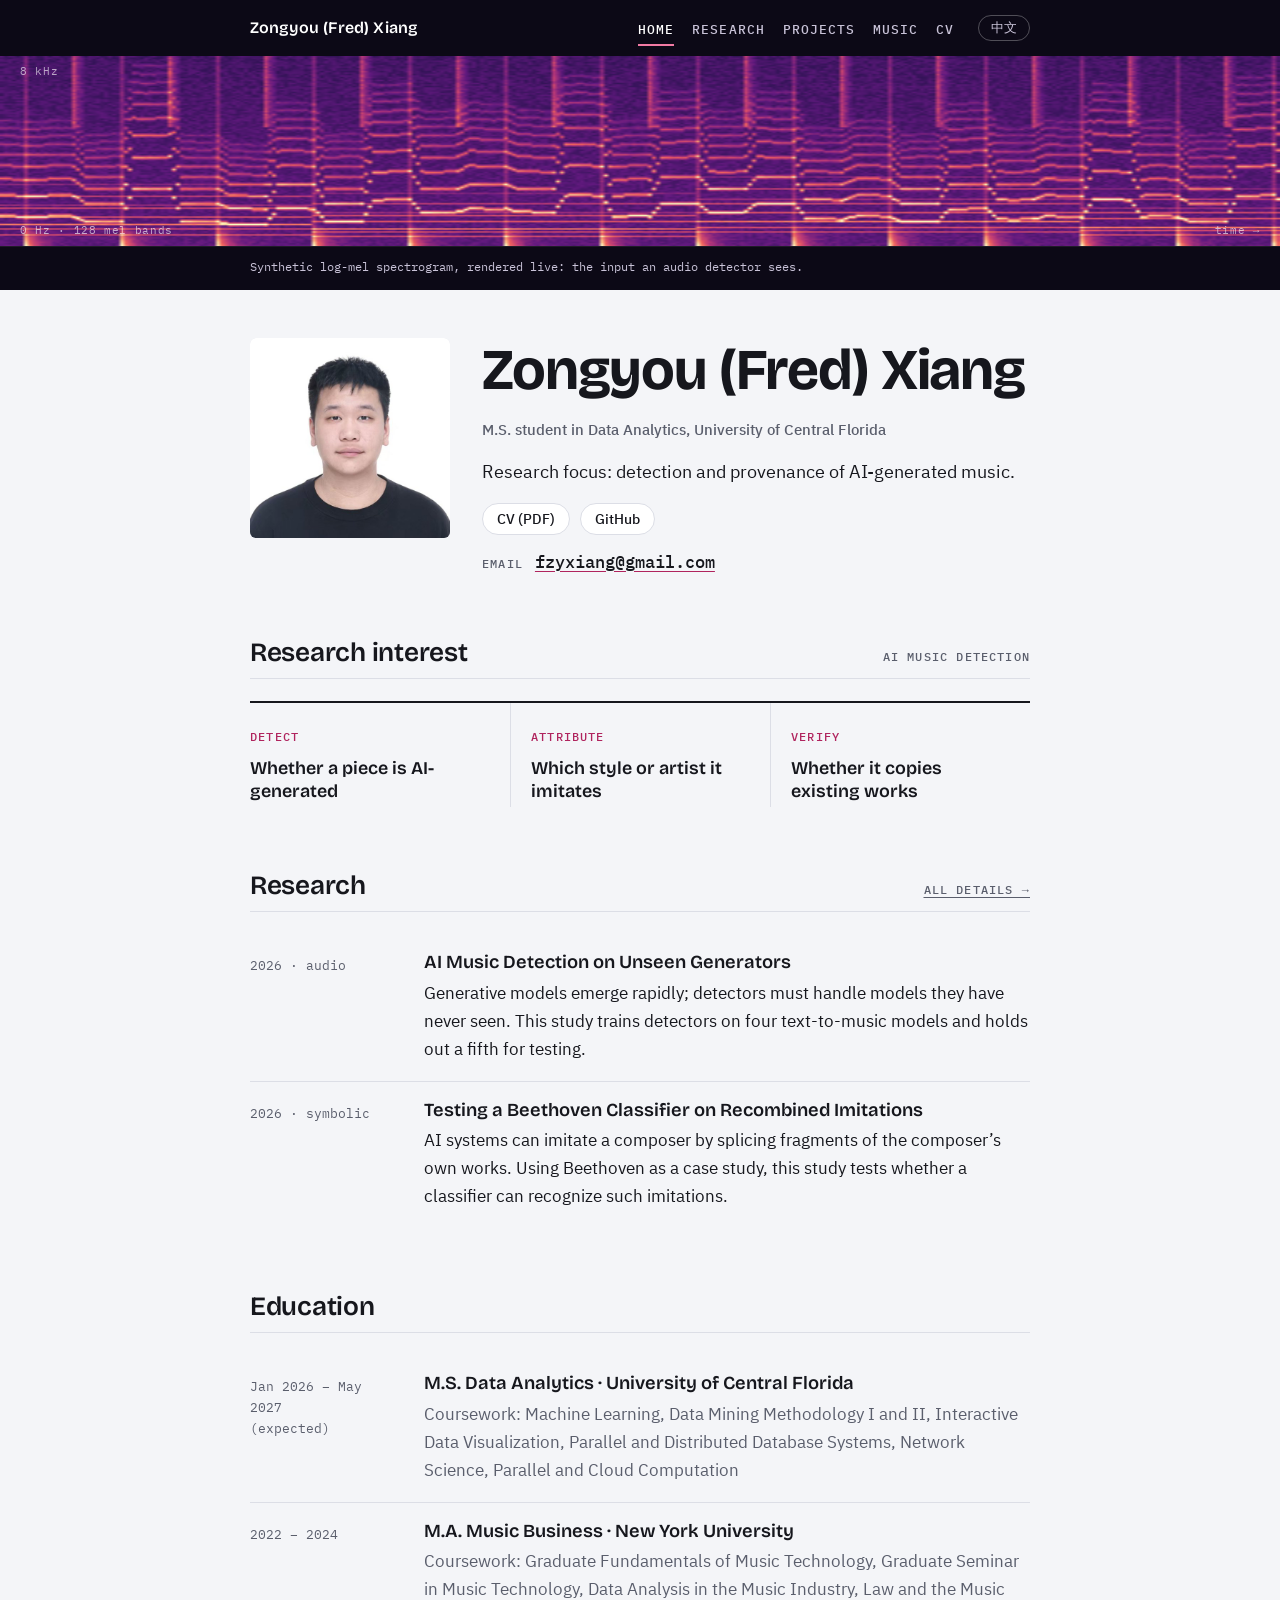
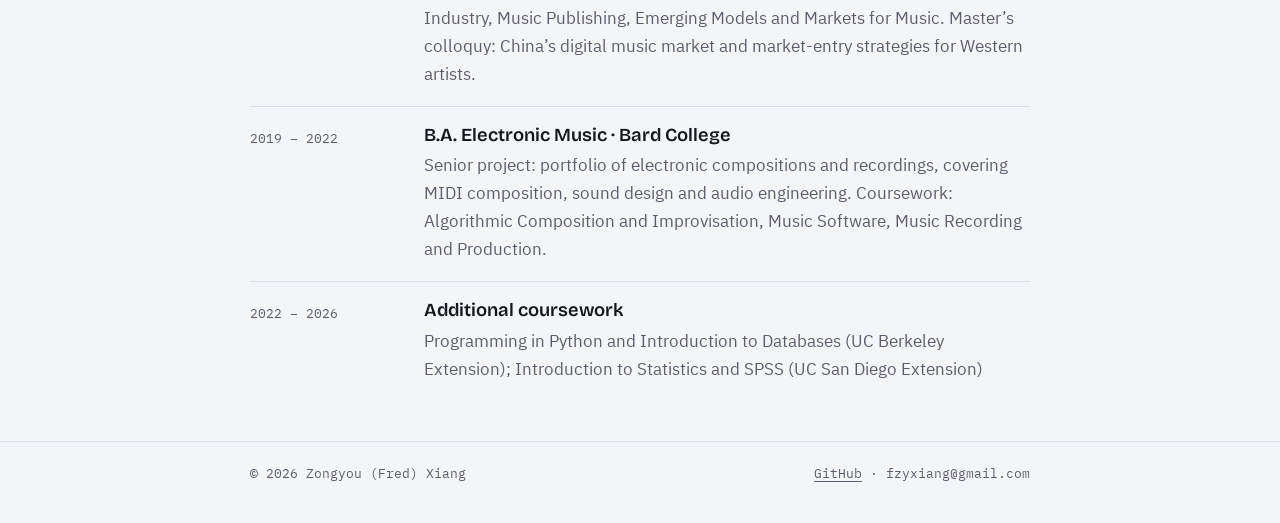
<file: index.html>
<!doctype html>
<html lang="en">
<head>
<meta charset="utf-8">
<meta name="viewport" content="width=device-width, initial-scale=1">
<title>Zongyou (Fred) Xiang</title>
<meta name="description" content="Zongyou (Fred) Xiang: M.S. Data Analytics student at UCF researching how to detect AI-generated music, identify whom it imitates, and verify whether it copies existing works.">
<link rel="alternate" hreflang="zh-CN" href="zh/index.html">
<link rel="preload" href="assets/fonts/bricolage-grotesque-latin-opsz-normal.woff2" as="font" type="font/woff2" crossorigin>
<link rel="stylesheet" href="assets/fonts.css?v=20261108h">
<link rel="stylesheet" href="assets/site.css?v=20261108h">
<link rel="icon" href="/favicon.svg" type="image/svg+xml">
<link rel="icon" href="/favicon-32.png" sizes="32x32" type="image/png">
<link rel="apple-touch-icon" href="/apple-touch-icon.png">
<meta property="og:type" content="website">
<meta property="og:title" content="Zongyou (Fred) Xiang">
<meta property="og:description" content="Zongyou (Fred) Xiang: M.S. Data Analytics student at UCF researching how to detect AI-generated music, identify whom it imitates, and verify whether it copies existing works.">
<meta property="og:image" content="https://xiangzongyou.com/og-image.png">
<meta property="og:url" content="https://xiangzongyou.com/">
<meta name="twitter:card" content="summary_large_image">
</head>
<body>
<header class="topbar">
  <div class="wrap">
    <a class="brand" href="index.html">Zongyou (Fred) Xiang</a>
    <nav aria-label="Main"><ul class="nav">
      <li><a href="index.html" aria-current="page">Home</a></li>
      <li><a href="research.html">Research</a></li>
      <li><a href="projects.html">Projects</a></li>
      <li><a href="music.html">Music</a></li>
      <li><a href="cv.html">CV</a></li>
    </ul></nav>
    <a class="lang-switch" href="zh/index.html" hreflang="zh-CN" lang="zh-CN">中文</a>
  </div>
</header>
<div class="band" aria-hidden="true">
  <canvas class="spectro"></canvas>
  <span class="axis tl">8 kHz</span><span class="axis bl">0 Hz · 128 mel bands</span><span class="axis br">time →</span>
</div>
<div class="band-caption"><div class="wrap">Synthetic log-mel spectrogram, rendered live: the input an audio detector sees.</div></div>
<main class="wrap">

<section class="intro">
  <div class="portrait"><img src="assets/photo.jpg" alt="Portrait of Zongyou (Fred) Xiang" width="560" height="560"></div>
  <div class="stack">
    <h1>Zongyou (Fred) Xiang</h1>
    <p class="role">M.S. student in Data Analytics, University of Central Florida</p>
    <p class="lede">Research focus: detection and provenance of AI-generated music.</p>
    <ul class="chips">
      <li><a href="cv.pdf">CV (PDF)</a></li>
      <li><a href="https://github.com/xiangzongyou">GitHub</a></li>
    </ul>
    <p class="email-line"><span class="email-label">Email</span><a href="mailto:fzyxiang@gmail.com">fzyxiang@gmail.com</a></p>
  </div>
</section>

<section>
  <div class="section-head"><h2>Research interest</h2><span class="label">AI music detection</span></div>
  <div class="questions">
    <div class="q"><span class="label">Detect</span><p>Whether a piece is AI-generated</p></div>
    <div class="q"><span class="label">Attribute</span><p>Which style or artist it imitates</p></div>
    <div class="q"><span class="label">Verify</span><p>Whether it copies existing works</p></div>
  </div>
</section>

<section>
  <div class="section-head"><h2>Research</h2><a class="label" href="research.html">All details →</a></div>
  <div class="entry">
    <div class="when">2026 · audio</div>
    <div>
      <h3><a href="research.html#unseen">AI Music Detection on Unseen Generators</a></h3>
      <p>Generative models emerge rapidly; detectors must handle models they have never seen. This study trains detectors on four text-to-music models and holds out a fifth for testing.</p>
    </div>
  </div>
  <div class="entry">
    <div class="when">2026 · symbolic</div>
    <div>
      <h3><a href="research.html#beethoven">Testing a Beethoven Classifier on Recombined Imitations</a></h3>
      <p>AI systems can imitate a composer by splicing fragments of the composer’s own works. Using Beethoven as a case study, this study tests whether a classifier can recognize such imitations.</p>
    </div>
  </div>
</section>


<section>
  <div class="section-head"><h2>Education</h2></div>
  <div class="entry"><div class="when">Jan 2026 – May 2027<br>(expected)</div><div><h3>M.S. Data Analytics · University of Central Florida</h3><p class="muted">Coursework: Machine Learning, Data Mining Methodology I and II, Interactive Data Visualization, Parallel and Distributed Database Systems, Network Science, Parallel and Cloud Computation</p></div></div>
  <div class="entry"><div class="when">2022 – 2024</div><div><h3>M.A. Music Business · New York University</h3><p class="muted">Coursework: Graduate Fundamentals of Music Technology, Graduate Seminar in Music Technology, Data Analysis in the Music Industry, Law and the Music Industry, Music Publishing, Emerging Models and Markets for Music. Master’s colloquy: China’s digital music market and market-entry strategies for Western artists.</p></div></div>
  <div class="entry"><div class="when">2019 – 2022</div><div><h3>B.A. Electronic Music · Bard College</h3><p class="muted">Senior project: portfolio of electronic compositions and recordings, covering MIDI composition, sound design and audio engineering. Coursework: Algorithmic Composition and Improvisation, Music Software, Music Recording and Production.</p></div></div>
  <div class="entry"><div class="when">2022 – 2026</div><div><h3>Additional coursework</h3><p class="muted">Programming in Python and Introduction to Databases (UC Berkeley Extension); Introduction to Statistics and SPSS (UC San Diego Extension)</p></div></div>
</section>

</main>
<footer><div class="wrap"><span>© 2026 Zongyou (Fred) Xiang</span><span><a href="https://github.com/xiangzongyou">GitHub</a> · fzyxiang@gmail.com</span></div></footer>
<script src="assets/spectro.js?v=20261108h"></script>
<script src="assets/media.js?v=20261108h"></script>
</body>
</html>
</file>
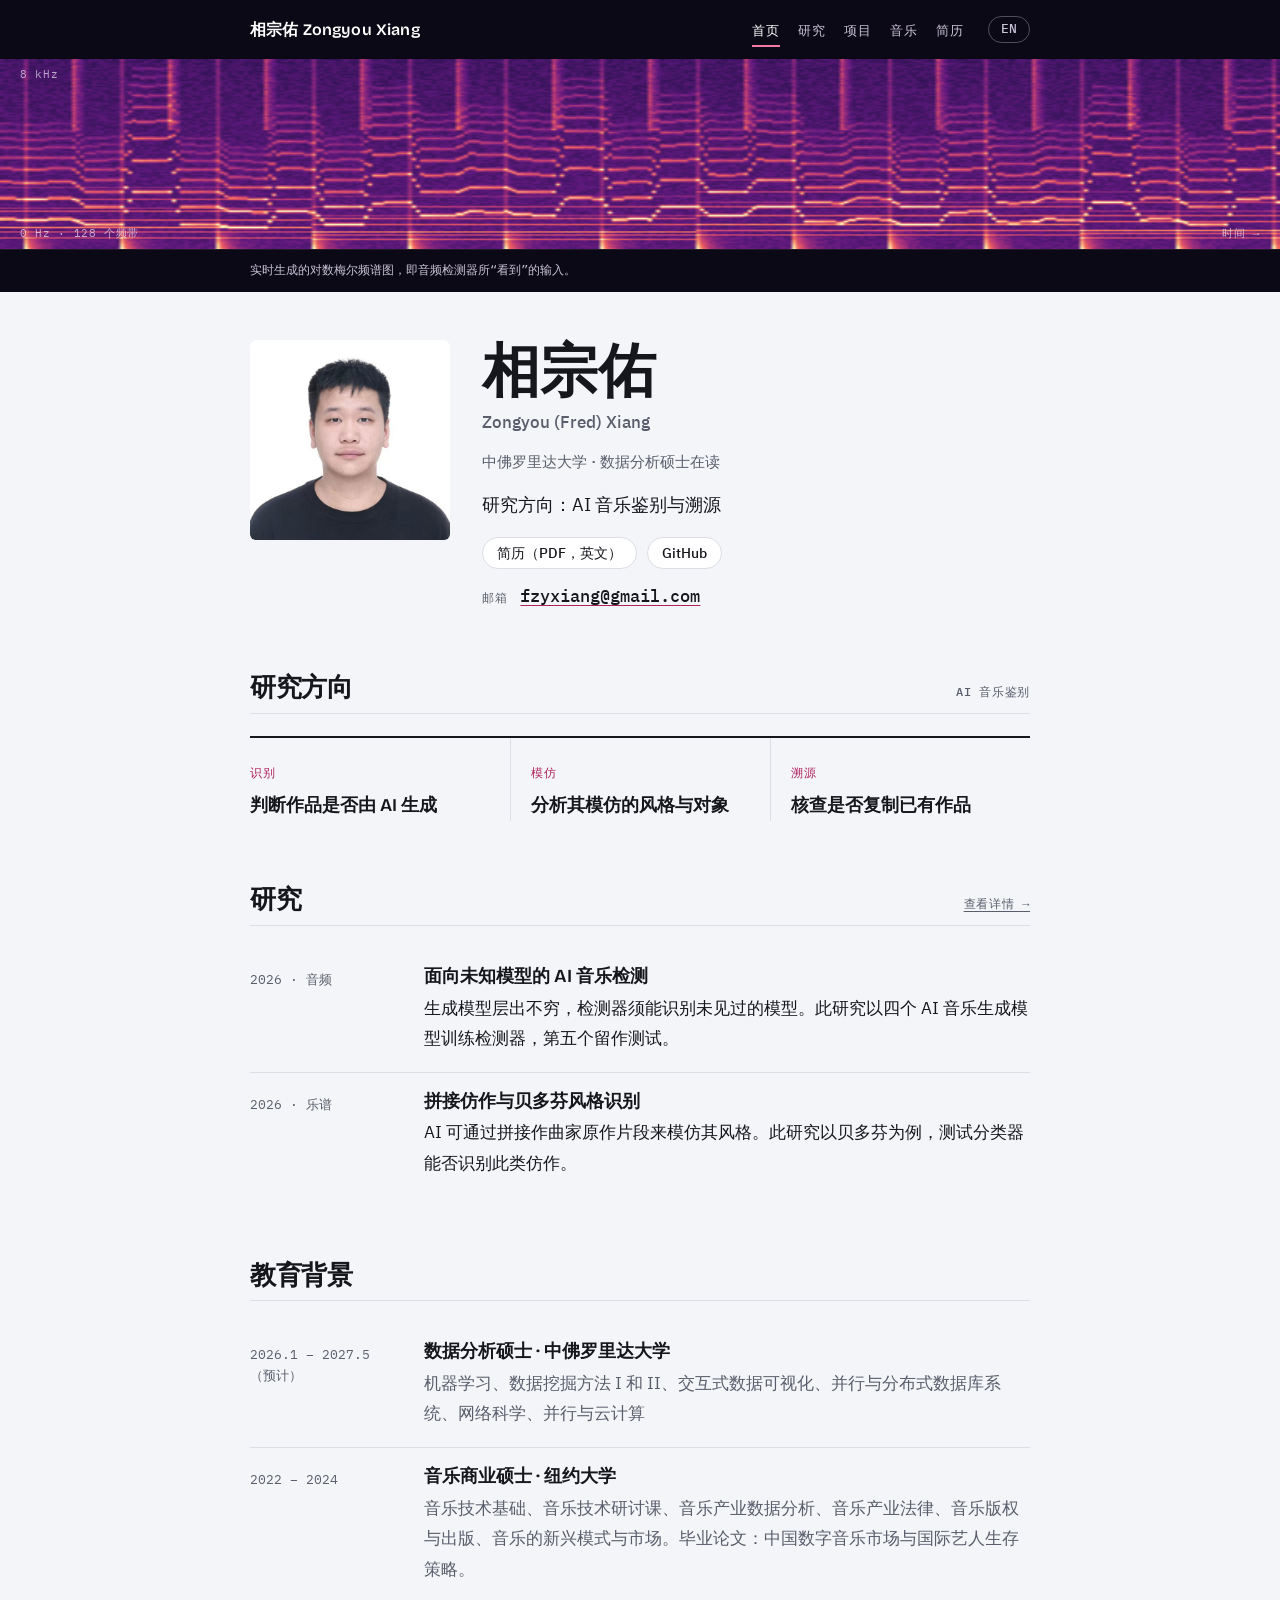
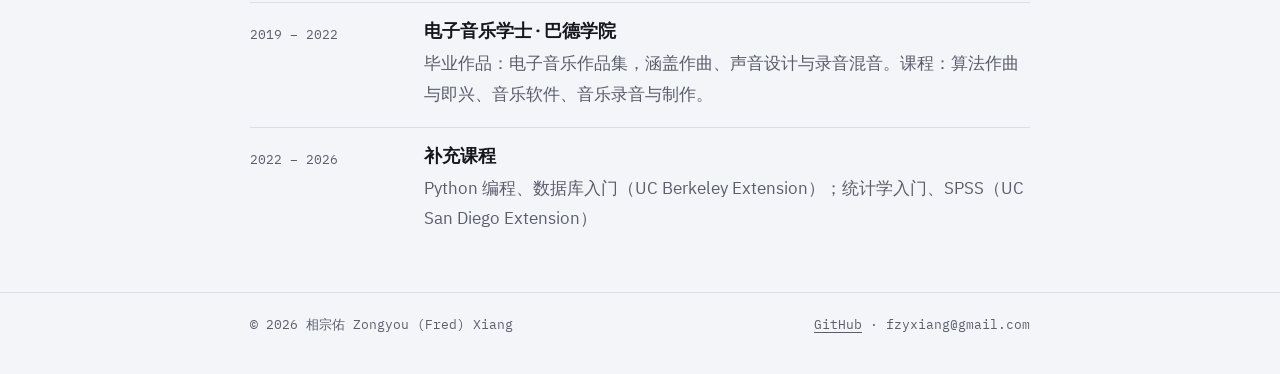
<file: zh/index.html>
<!doctype html>
<html lang="zh-CN">
<head>
<meta charset="utf-8">
<meta name="viewport" content="width=device-width, initial-scale=1">
<title>相宗佑 Zongyou Xiang</title>
<meta name="description" content="相宗佑（Zongyou Xiang）：中佛罗里达大学数据分析硕士在读，研究如何检测 AI 生成的音乐、判断它在模仿谁、核查它是否抄袭已有作品。">
<link rel="alternate" hreflang="en" href="../index.html">
<link rel="preload" href="../assets/fonts/bricolage-grotesque-latin-opsz-normal.woff2" as="font" type="font/woff2" crossorigin>
<link rel="stylesheet" href="../assets/fonts.css?v=20261108h">
<link rel="stylesheet" href="../assets/site.css?v=20261108h">
<link rel="icon" href="/favicon.svg" type="image/svg+xml">
<link rel="icon" href="/favicon-32.png" sizes="32x32" type="image/png">
<link rel="apple-touch-icon" href="/apple-touch-icon.png">
<meta property="og:type" content="website">
<meta property="og:title" content="相宗佑 Zongyou Xiang">
<meta property="og:description" content="相宗佑（Zongyou Xiang）：中佛罗里达大学数据分析硕士在读，研究如何检测 AI 生成的音乐、判断它在模仿谁、核查它是否抄袭已有作品。">
<meta property="og:image" content="https://xiangzongyou.com/og-image.png">
<meta property="og:url" content="https://xiangzongyou.com/zh/">
<meta name="twitter:card" content="summary_large_image">
</head>
<body>
<header class="topbar">
  <div class="wrap">
    <a class="brand" href="index.html">相宗佑 Zongyou Xiang</a>
    <nav aria-label="主导航"><ul class="nav">
      <li><a href="index.html" aria-current="page">首页</a></li>
      <li><a href="research.html">研究</a></li>
      <li><a href="projects.html">项目</a></li>
      <li><a href="music.html">音乐</a></li>
      <li><a href="cv.html">简历</a></li>
    </ul></nav>
    <a class="lang-switch" href="../index.html" hreflang="en" lang="en">EN</a>
  </div>
</header>
<div class="band" aria-hidden="true">
  <canvas class="spectro"></canvas>
  <span class="axis tl">8 kHz</span><span class="axis bl">0 Hz · 128 个频带</span><span class="axis br">时间 →</span>
</div>
<div class="band-caption"><div class="wrap">实时生成的对数梅尔频谱图，即音频检测器所“看到”的输入。</div></div>
<main class="wrap">

<section class="intro">
  <div class="portrait"><img src="../assets/photo.jpg" alt="相宗佑的照片" width="560" height="560"></div>
  <div class="stack">
    <h1>相宗佑<span class="name-en">Zongyou (Fred) Xiang</span></h1>
    <p class="role">中佛罗里达大学 · 数据分析硕士在读</p>
    <p class="lede">研究方向：AI 音乐鉴别与溯源</p>
    <ul class="chips">
      <li><a href="../cv.pdf">简历（PDF，英文）</a></li>
      <li><a href="https://github.com/xiangzongyou">GitHub</a></li>
    </ul>
    <p class="email-line"><span class="email-label">邮箱</span><a href="mailto:fzyxiang@gmail.com">fzyxiang@gmail.com</a></p>
  </div>
</section>

<section>
  <div class="section-head"><h2>研究方向</h2><span class="label">AI 音乐鉴别</span></div>
  <div class="questions">
    <div class="q"><span class="label">识别</span><p>判断作品是否由 AI 生成</p></div>
    <div class="q"><span class="label">模仿</span><p>分析其模仿的风格与对象</p></div>
    <div class="q"><span class="label">溯源</span><p>核查是否复制已有作品</p></div>
  </div>
</section>

<section>
  <div class="section-head"><h2>研究</h2><a class="label" href="research.html">查看详情 →</a></div>
  <div class="entry">
    <div class="when">2026 · 音频</div>
    <div>
      <h3><a href="research.html#unseen">面向未知模型的 AI 音乐检测</a></h3>
      <p>生成模型层出不穷，检测器须能识别未见过的模型。此研究以四个 AI 音乐生成模型训练检测器，第五个留作测试。</p>
    </div>
  </div>
  <div class="entry">
    <div class="when">2026 · 乐谱</div>
    <div>
      <h3><a href="research.html#beethoven">拼接仿作与贝多芬风格识别</a></h3>
      <p>AI 可通过拼接作曲家原作片段来模仿其风格。此研究以贝多芬为例，测试分类器能否识别此类仿作。</p>
    </div>
  </div>
</section>


<section>
  <div class="section-head"><h2>教育背景</h2></div>
  <div class="entry"><div class="when">2026.1 – 2027.5<br>（预计）</div><div><h3>数据分析硕士 · 中佛罗里达大学</h3><p class="muted">机器学习、数据挖掘方法 I 和 II、交互式数据可视化、并行与分布式数据库系统、网络科学、并行与云计算</p></div></div>
  <div class="entry"><div class="when">2022 – 2024</div><div><h3>音乐商业硕士 · 纽约大学</h3><p class="muted">音乐技术基础、音乐技术研讨课、音乐产业数据分析、音乐产业法律、音乐版权与出版、音乐的新兴模式与市场。毕业论文：中国数字音乐市场与国际艺人生存策略。</p></div></div>
  <div class="entry"><div class="when">2019 – 2022</div><div><h3>电子音乐学士 · 巴德学院</h3><p class="muted">毕业作品：电子音乐作品集，涵盖作曲、声音设计与录音混音。课程：算法作曲与即兴、音乐软件、音乐录音与制作。</p></div></div>
  <div class="entry"><div class="when">2022 – 2026</div><div><h3>补充课程</h3><p class="muted">Python 编程、数据库入门（UC Berkeley Extension）；统计学入门、SPSS（UC San Diego Extension）</p></div></div>
</section>

</main>
<footer><div class="wrap"><span>© 2026 相宗佑 Zongyou (Fred) Xiang</span><span><a href="https://github.com/xiangzongyou">GitHub</a> · fzyxiang@gmail.com</span></div></footer>
<script src="../assets/spectro.js?v=20261108h"></script>
<script src="../assets/media.js?v=20261108h"></script>
</body>
</html>
</file>
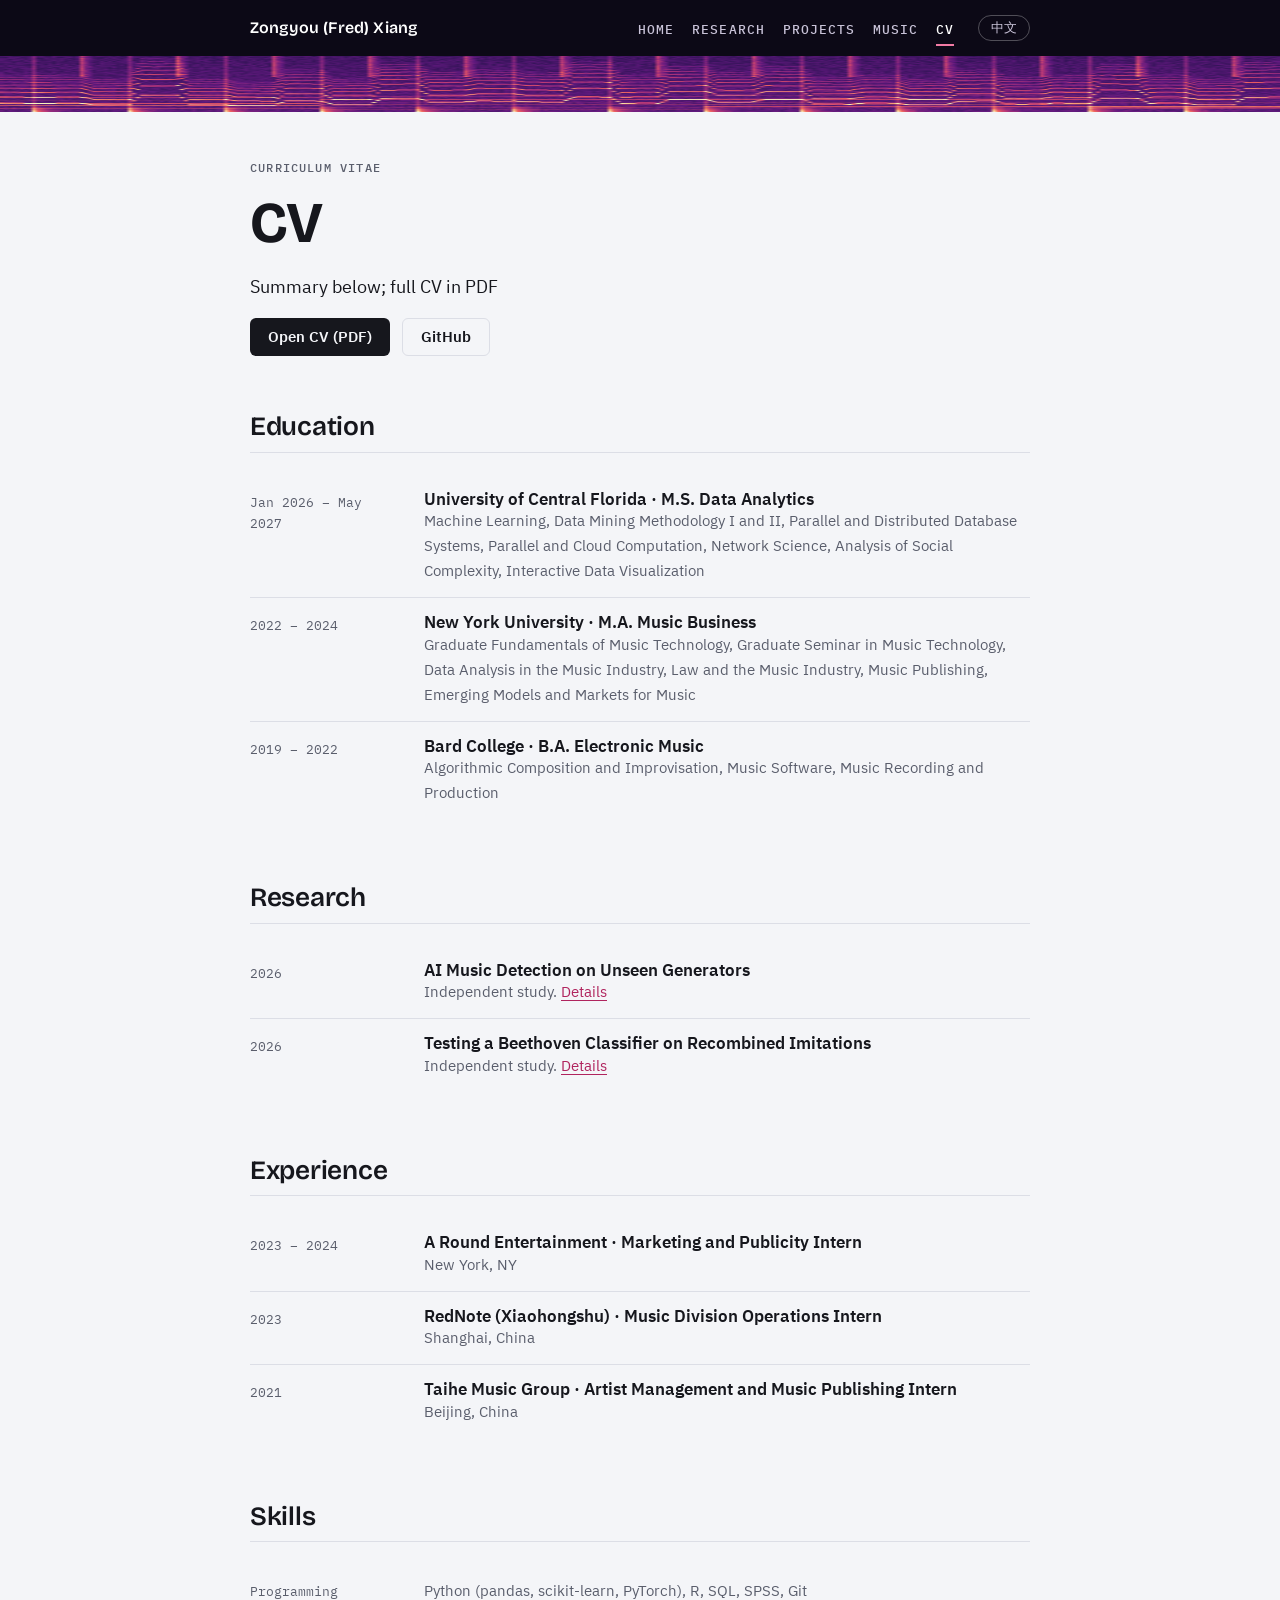
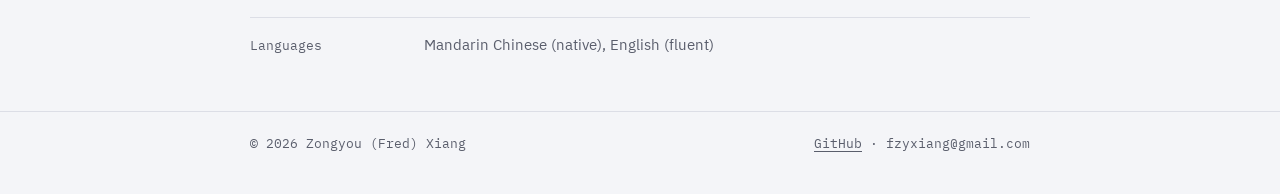
<file: cv.html>
<!doctype html>
<html lang="en">
<head>
<meta charset="utf-8">
<meta name="viewport" content="width=device-width, initial-scale=1">
<title>CV · Zongyou (Fred) Xiang</title>
<meta name="description" content="Zongyou (Fred) Xiang: M.S. Data Analytics student at UCF researching how to detect AI-generated music, identify whom it imitates, and verify whether it copies existing works.">
<link rel="alternate" hreflang="zh-CN" href="zh/cv.html">
<link rel="preload" href="assets/fonts/bricolage-grotesque-latin-opsz-normal.woff2" as="font" type="font/woff2" crossorigin>
<link rel="stylesheet" href="assets/fonts.css?v=20261108h">
<link rel="stylesheet" href="assets/site.css?v=20261108h">
<link rel="icon" href="/favicon.svg" type="image/svg+xml">
<link rel="icon" href="/favicon-32.png" sizes="32x32" type="image/png">
<link rel="apple-touch-icon" href="/apple-touch-icon.png">
<meta property="og:type" content="website">
<meta property="og:title" content="CV · Zongyou (Fred) Xiang">
<meta property="og:description" content="Zongyou (Fred) Xiang: M.S. Data Analytics student at UCF researching how to detect AI-generated music, identify whom it imitates, and verify whether it copies existing works.">
<meta property="og:image" content="https://xiangzongyou.com/og-image.png">
<meta property="og:url" content="https://xiangzongyou.com/cv.html">
<meta name="twitter:card" content="summary_large_image">
</head>
<body>
<header class="topbar">
  <div class="wrap">
    <a class="brand" href="index.html">Zongyou (Fred) Xiang</a>
    <nav aria-label="Main"><ul class="nav">
      <li><a href="index.html">Home</a></li>
      <li><a href="research.html">Research</a></li>
      <li><a href="projects.html">Projects</a></li>
      <li><a href="music.html">Music</a></li>
      <li><a href="cv.html" aria-current="page">CV</a></li>
    </ul></nav>
    <a class="lang-switch" href="zh/cv.html" hreflang="zh-CN" lang="zh-CN">中文</a>
  </div>
</header>
<div class="band slim" aria-hidden="true">
  <canvas class="spectro"></canvas>
  
</div>

<main class="wrap">

<div class="stack">
  <span class="label">Curriculum vitae</span>
  <h1>CV</h1>
  <p class="lede">Summary below; full CV in PDF</p>
  <div class="cv-actions"><a class="button" href="cv.pdf">Open CV (PDF)</a><a class="button ghost" href="https://github.com/xiangzongyou">GitHub</a></div>
</div>

<section style="margin-top:56px">
  <div class="section-head"><h2>Education</h2></div>
  <div class="cv-entry"><div class="when">Jan 2026 – May 2027</div><div><h3>University of Central Florida · M.S. Data Analytics</h3><p>Machine Learning, Data Mining Methodology I and II, Parallel and Distributed Database Systems, Parallel and Cloud Computation, Network Science, Analysis of Social Complexity, Interactive Data Visualization</p></div></div>
  <div class="cv-entry"><div class="when">2022 – 2024</div><div><h3>New York University · M.A. Music Business</h3><p>Graduate Fundamentals of Music Technology, Graduate Seminar in Music Technology, Data Analysis in the Music Industry, Law and the Music Industry, Music Publishing, Emerging Models and Markets for Music</p></div></div>
  <div class="cv-entry"><div class="when">2019 – 2022</div><div><h3>Bard College · B.A. Electronic Music</h3><p>Algorithmic Composition and Improvisation, Music Software, Music Recording and Production</p></div></div>
</section>

<section>
  <div class="section-head"><h2>Research</h2></div>
  <div class="cv-entry"><div class="when">2026</div><div><h3>AI Music Detection on Unseen Generators</h3><p>Independent study. <a href="research.html#unseen">Details</a></p></div></div>
  <div class="cv-entry"><div class="when">2026</div><div><h3>Testing a Beethoven Classifier on Recombined Imitations</h3><p>Independent study. <a href="research.html#beethoven">Details</a></p></div></div>
</section>

<section>
  <div class="section-head"><h2>Experience</h2></div>
  <div class="cv-entry"><div class="when">2023 – 2024</div><div><h3>A Round Entertainment · Marketing and Publicity Intern</h3><p>New York, NY</p></div></div>
  <div class="cv-entry"><div class="when">2023</div><div><h3>RedNote (Xiaohongshu) · Music Division Operations Intern</h3><p>Shanghai, China</p></div></div>
  <div class="cv-entry"><div class="when">2021</div><div><h3>Taihe Music Group · Artist Management and Music Publishing Intern</h3><p>Beijing, China</p></div></div>
</section>

<section>
  <div class="section-head"><h2>Skills</h2></div>
  <div class="cv-entry"><div class="when">Programming</div><div><p>Python (pandas, scikit-learn, PyTorch), R, SQL, SPSS, Git</p></div></div>
  <div class="cv-entry"><div class="when">Languages</div><div><p>Mandarin Chinese (native), English (fluent)</p></div></div>
</section>

</main>
<footer><div class="wrap"><span>© 2026 Zongyou (Fred) Xiang</span><span><a href="https://github.com/xiangzongyou">GitHub</a> · fzyxiang@gmail.com</span></div></footer>
<script src="assets/spectro.js?v=20261108h"></script>
<script src="assets/media.js?v=20261108h"></script>
</body>
</html>
</file>
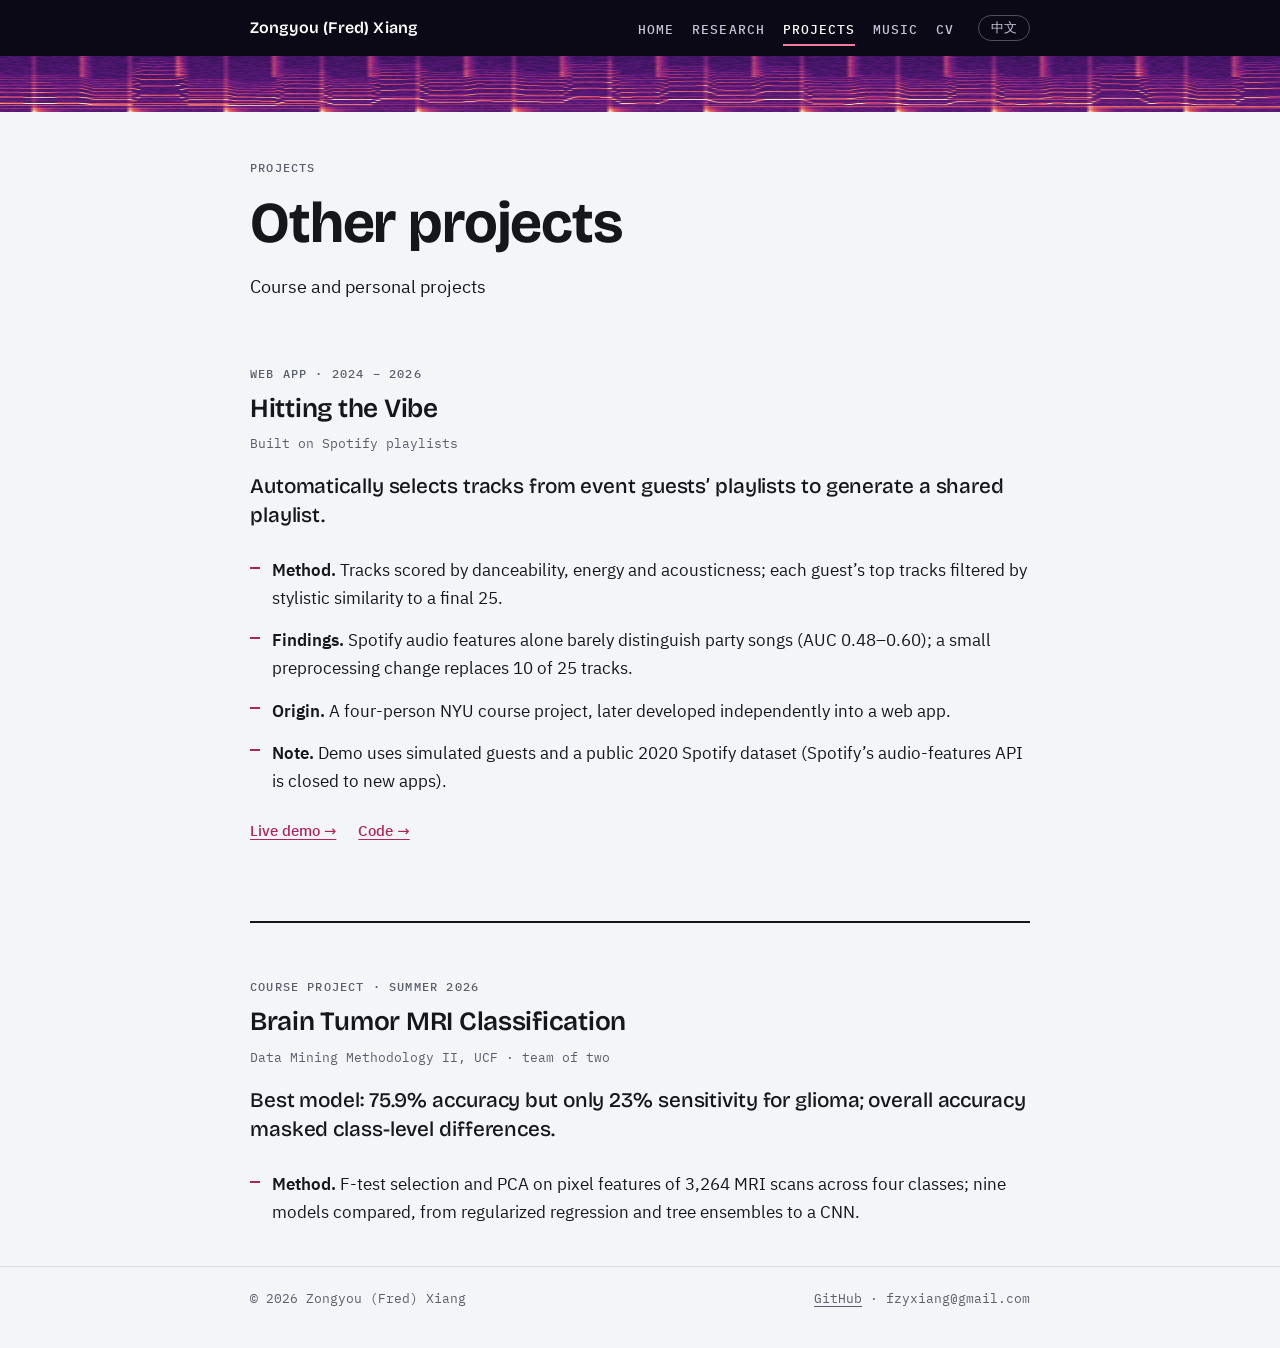
<file: projects.html>
<!doctype html>
<html lang="en">
<head>
<meta charset="utf-8">
<meta name="viewport" content="width=device-width, initial-scale=1">
<title>Projects · Zongyou (Fred) Xiang</title>
<meta name="description" content="Zongyou (Fred) Xiang: M.S. Data Analytics student at UCF researching how to detect AI-generated music, identify whom it imitates, and verify whether it copies existing works.">
<link rel="alternate" hreflang="zh-CN" href="zh/projects.html">
<link rel="preload" href="assets/fonts/bricolage-grotesque-latin-opsz-normal.woff2" as="font" type="font/woff2" crossorigin>
<link rel="stylesheet" href="assets/fonts.css?v=20261108h">
<link rel="stylesheet" href="assets/site.css?v=20261108h">
<link rel="icon" href="/favicon.svg" type="image/svg+xml">
<link rel="icon" href="/favicon-32.png" sizes="32x32" type="image/png">
<link rel="apple-touch-icon" href="/apple-touch-icon.png">
<meta property="og:type" content="website">
<meta property="og:title" content="Projects · Zongyou (Fred) Xiang">
<meta property="og:description" content="Zongyou (Fred) Xiang: M.S. Data Analytics student at UCF researching how to detect AI-generated music, identify whom it imitates, and verify whether it copies existing works.">
<meta property="og:image" content="https://xiangzongyou.com/og-image.png">
<meta property="og:url" content="https://xiangzongyou.com/projects.html">
<meta name="twitter:card" content="summary_large_image">
</head>
<body>
<header class="topbar">
  <div class="wrap">
    <a class="brand" href="index.html">Zongyou (Fred) Xiang</a>
    <nav aria-label="Main"><ul class="nav">
      <li><a href="index.html">Home</a></li>
      <li><a href="research.html">Research</a></li>
      <li><a href="projects.html" aria-current="page">Projects</a></li>
      <li><a href="music.html">Music</a></li>
      <li><a href="cv.html">CV</a></li>
    </ul></nav>
    <a class="lang-switch" href="zh/projects.html" hreflang="zh-CN" lang="zh-CN">中文</a>
  </div>
</header>
<div class="band slim" aria-hidden="true">
  <canvas class="spectro"></canvas>
  
</div>

<main class="wrap">

<div class="stack">
  <span class="label">Projects</span>
  <h1>Other projects</h1>
  <p class="lede">Course and personal projects</p>
</div>

<section class="project" style="margin-top:56px">
  <span class="label">Web app · 2024 – 2026</span>
  <h2 style="margin-top:8px">Hitting the Vibe</h2>
  <p class="meta">Built on Spotify playlists</p>
  <p class="finding">Automatically selects tracks from event guests’ playlists to generate a shared playlist.</p>
  <ul class="points">
    <li><b>Method.</b> Tracks scored by danceability, energy and acousticness; each guest’s top tracks filtered by stylistic similarity to a final 25.</li>
    <li><b>Findings.</b> Spotify audio features alone barely distinguish party songs (AUC 0.48–0.60); a small preprocessing change replaces 10 of 25 tracks.</li>
    <li><b>Origin.</b> A four-person NYU course project, later developed independently into a web app.</li>
    <li><b>Note.</b> Demo uses simulated guests and a public 2020 Spotify dataset (Spotify’s audio-features API is closed to new apps).</li>
  </ul>
  <div class="repo-links"><a href="https://xiangzongyou.github.io/HittingtheVibe/">Live demo →</a><a href="https://github.com/xiangzongyou/HittingtheVibe">Code →</a></div>
</section>

<section class="project">
  <span class="label">Course project · Summer 2026</span>
  <h2 style="margin-top:8px">Brain Tumor MRI Classification</h2>
  <p class="meta">Data Mining Methodology II, UCF · team of two</p>
  <p class="finding">Best model: 75.9% accuracy but only 23% sensitivity for glioma; overall accuracy masked class-level differences.</p>
  <ul class="points">
    <li><b>Method.</b> F-test selection and PCA on pixel features of 3,264 MRI scans across four classes; nine models compared, from regularized regression and tree ensembles to a CNN.</li>
  </ul>
</section>

</main>
<footer><div class="wrap"><span>© 2026 Zongyou (Fred) Xiang</span><span><a href="https://github.com/xiangzongyou">GitHub</a> · fzyxiang@gmail.com</span></div></footer>
<script src="assets/spectro.js?v=20261108h"></script>
<script src="assets/media.js?v=20261108h"></script>
</body>
</html>
</file>
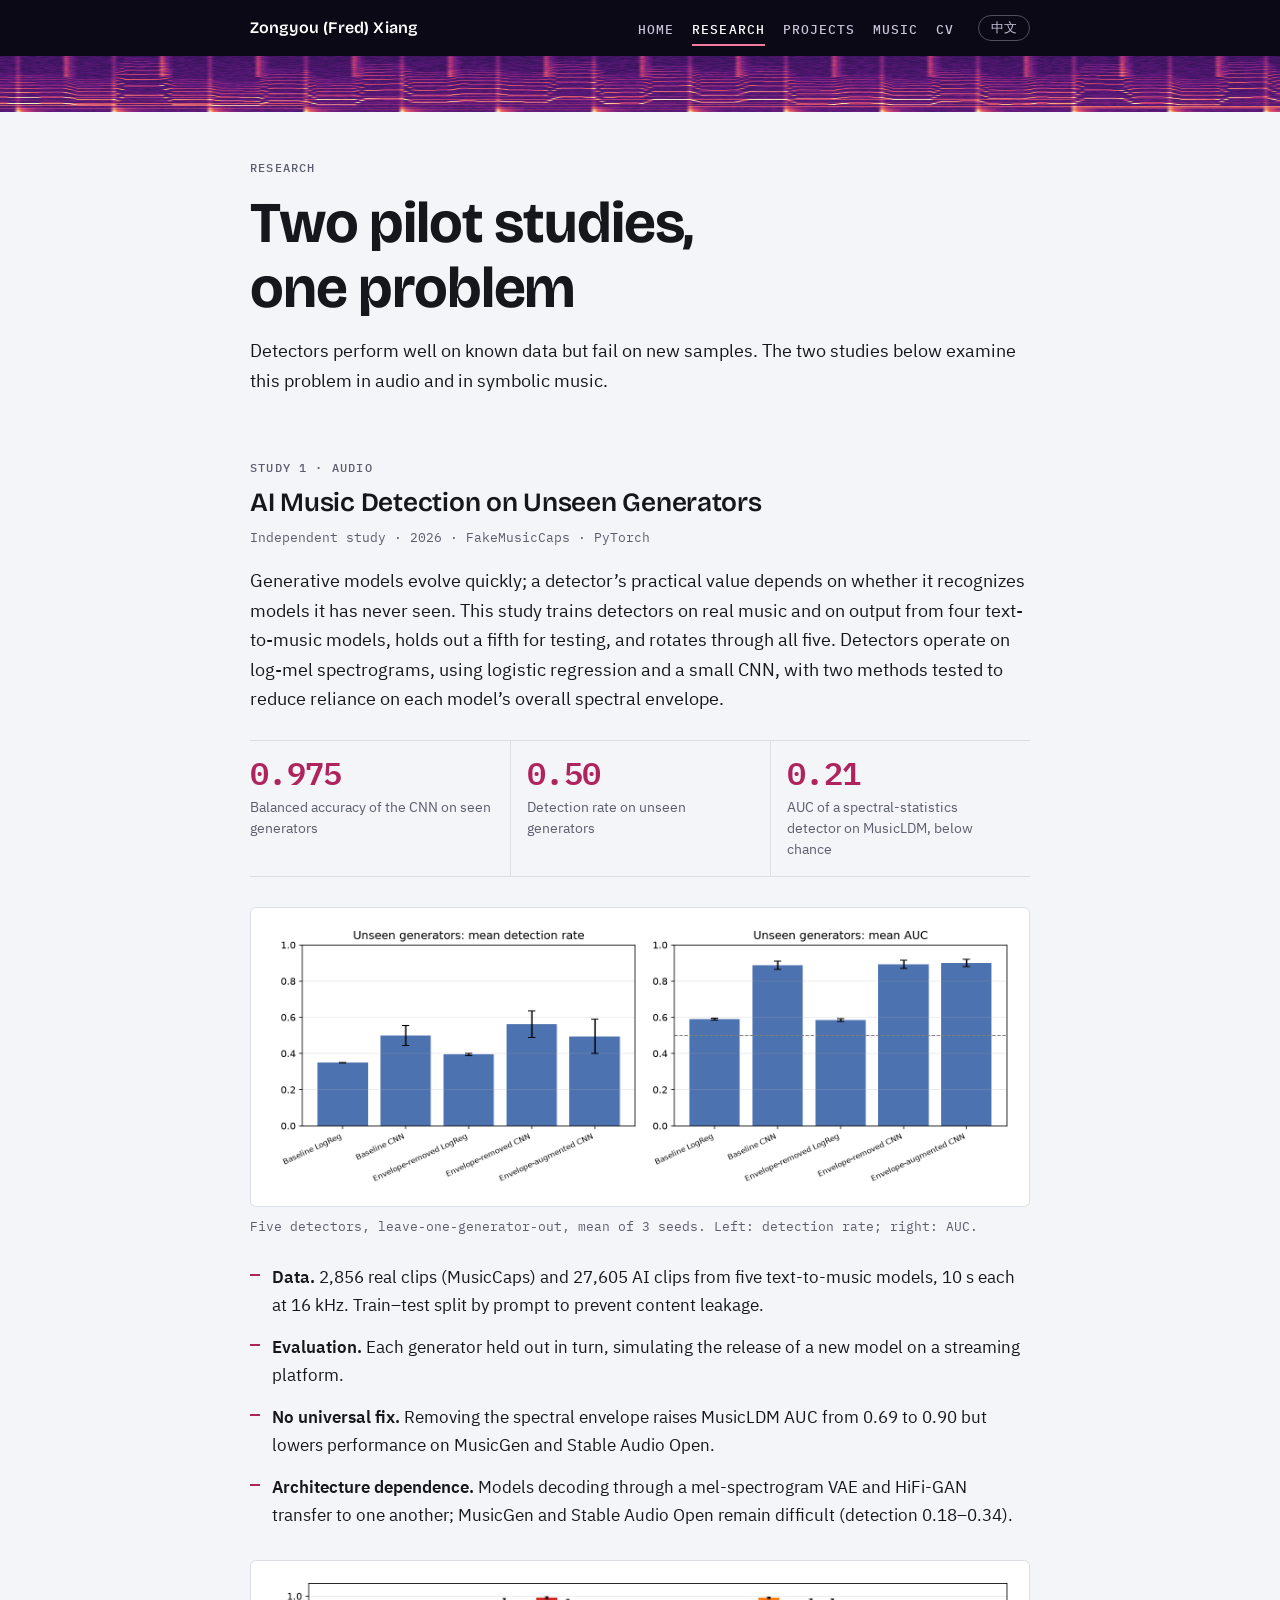
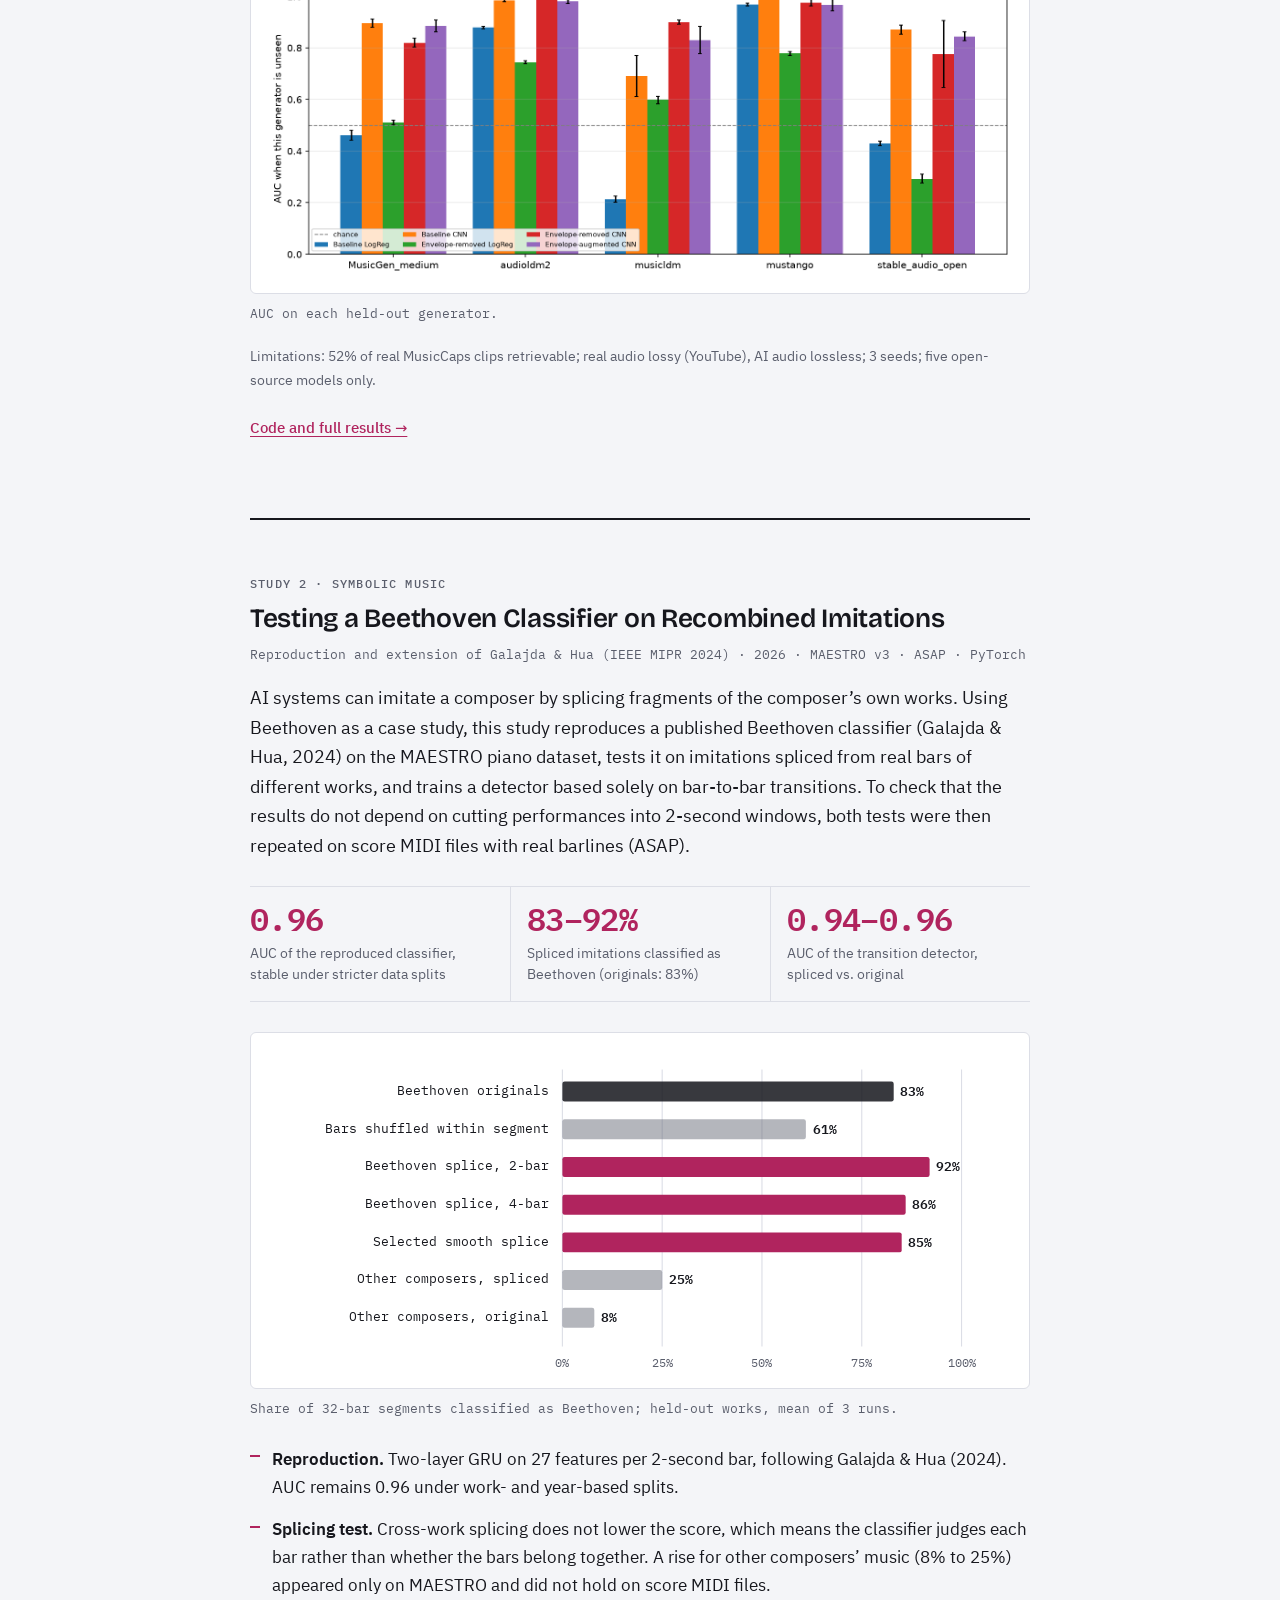
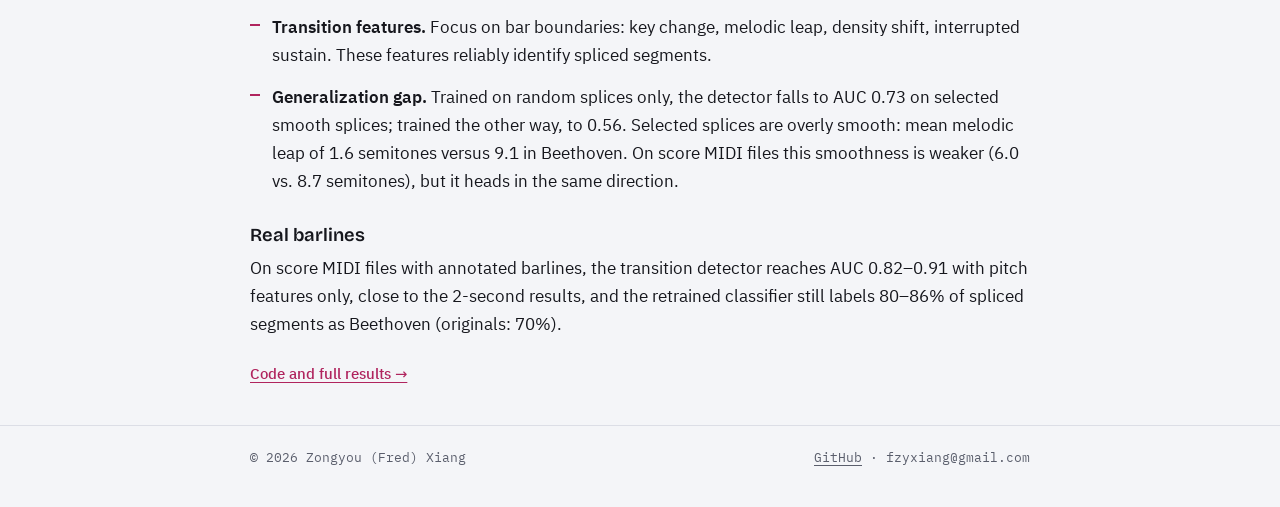
<file: research.html>
<!doctype html>
<html lang="en">
<head>
<meta charset="utf-8">
<meta name="viewport" content="width=device-width, initial-scale=1">
<title>Research · Zongyou (Fred) Xiang</title>
<meta name="description" content="Zongyou (Fred) Xiang: M.S. Data Analytics student at UCF researching how to detect AI-generated music, identify whom it imitates, and verify whether it copies existing works.">
<link rel="alternate" hreflang="zh-CN" href="zh/research.html">
<link rel="preload" href="assets/fonts/bricolage-grotesque-latin-opsz-normal.woff2" as="font" type="font/woff2" crossorigin>
<link rel="stylesheet" href="assets/fonts.css?v=20261108h">
<link rel="stylesheet" href="assets/site.css?v=20261108h">
<link rel="icon" href="/favicon.svg" type="image/svg+xml">
<link rel="icon" href="/favicon-32.png" sizes="32x32" type="image/png">
<link rel="apple-touch-icon" href="/apple-touch-icon.png">
<meta property="og:type" content="website">
<meta property="og:title" content="Research · Zongyou (Fred) Xiang">
<meta property="og:description" content="Zongyou (Fred) Xiang: M.S. Data Analytics student at UCF researching how to detect AI-generated music, identify whom it imitates, and verify whether it copies existing works.">
<meta property="og:image" content="https://xiangzongyou.com/og-image.png">
<meta property="og:url" content="https://xiangzongyou.com/research.html">
<meta name="twitter:card" content="summary_large_image">
</head>
<body>
<header class="topbar">
  <div class="wrap">
    <a class="brand" href="index.html">Zongyou (Fred) Xiang</a>
    <nav aria-label="Main"><ul class="nav">
      <li><a href="index.html">Home</a></li>
      <li><a href="research.html" aria-current="page">Research</a></li>
      <li><a href="projects.html">Projects</a></li>
      <li><a href="music.html">Music</a></li>
      <li><a href="cv.html">CV</a></li>
    </ul></nav>
    <a class="lang-switch" href="zh/research.html" hreflang="zh-CN" lang="zh-CN">中文</a>
  </div>
</header>
<div class="band slim" aria-hidden="true">
  <canvas class="spectro"></canvas>
  
</div>

<main class="wrap">

<div class="stack">
  <span class="label">Research</span>
  <h1>Two pilot studies, one problem</h1>
  <p class="lede">Detectors perform well on known data but fail on new samples. The two studies below examine this problem in audio and in symbolic music.</p>
</div>

<section class="project" id="unseen" style="margin-top:56px">
  <span class="label">Study 1 · Audio</span>
  <h2 style="margin-top:8px">AI Music Detection on Unseen Generators</h2>
  <p class="meta">Independent study · 2026 · FakeMusicCaps · PyTorch</p>
  <p class="lede study-intro">Generative models evolve quickly; a detector’s practical value depends on whether it recognizes models it has never seen. This study trains detectors on real music and on output from four text-to-music models, holds out a fifth for testing, and rotates through all five. Detectors operate on log-mel spectrograms, using logistic regression and a small CNN, with two methods tested to reduce reliance on each model’s overall spectral envelope.</p>
  <div class="stats">
    <div class="stat"><b>0.975</b><span>Balanced accuracy of the CNN on seen generators</span></div>
    <div class="stat"><b>0.50</b><span>Detection rate on unseen generators</span></div>
    <div class="stat"><b>0.21</b><span>AUC of a spectral-statistics detector on MusicLDM, below chance</span></div>
  </div>
  <figure>
    <div class="frame"><img src="assets/overview.png" alt="Bar charts of five detectors on unseen generators: mean detection rates between 0.35 and 0.56, mean AUC between 0.59 and 0.90" loading="lazy"></div>
    <figcaption>Five detectors, leave-one-generator-out, mean of 3 seeds. Left: detection rate; right: AUC.</figcaption>
  </figure>
  <ul class="points">
    <li><b>Data.</b> 2,856 real clips (MusicCaps) and 27,605 AI clips from five text-to-music models, 10 s each at 16 kHz. Train–test split by prompt to prevent content leakage.</li>
    <li><b>Evaluation.</b> Each generator held out in turn, simulating the release of a new model on a streaming platform.</li>
    <li><b>No universal fix.</b> Removing the spectral envelope raises MusicLDM AUC from 0.69 to 0.90 but lowers performance on MusicGen and Stable Audio Open.</li>
    <li><b>Architecture dependence.</b> Models decoding through a mel-spectrogram VAE and HiFi-GAN transfer to one another; MusicGen and Stable Audio Open remain difficult (detection 0.18–0.34).</li>
  </ul>
  <figure>
    <div class="frame"><img src="assets/per_generator_auc.png" alt="AUC per held-out generator for each detector" loading="lazy"></div>
    <figcaption>AUC on each held-out generator.</figcaption>
  </figure>
  <p class="note">Limitations: 52% of real MusicCaps clips retrievable; real audio lossy (YouTube), AI audio lossless; 3 seeds; five open-source models only.</p>
  <div class="repo-links"><a href="https://github.com/xiangzongyou/ai-music-detection-unseen">Code and full results →</a></div>
</section>

<section class="project" id="beethoven">
  <span class="label">Study 2 · Symbolic music</span>
  <h2 style="margin-top:8px">Testing a Beethoven Classifier on Recombined Imitations</h2>
  <p class="meta">Reproduction and extension of Galajda &amp; Hua (IEEE MIPR 2024) · 2026 · MAESTRO v3 · ASAP · PyTorch</p>
  <p class="lede study-intro">AI systems can imitate a composer by splicing fragments of the composer’s own works. Using Beethoven as a case study, this study reproduces a published Beethoven classifier (Galajda &amp; Hua, 2024) on the MAESTRO piano dataset, tests it on imitations spliced from real bars of different works, and trains a detector based solely on bar-to-bar transitions. To check that the results do not depend on cutting performances into 2-second windows, both tests were then repeated on score MIDI files with real barlines (ASAP).</p>
  <div class="stats">
    <div class="stat"><b>0.96</b><span>AUC of the reproduced classifier, stable under stricter data splits</span></div>
    <div class="stat"><b>83–92%</b><span>Spliced imitations classified as Beethoven (originals: 83%)</span></div>
    <div class="stat"><b>0.94–0.96</b><span>AUC of the transition detector, spliced vs. original</span></div>
  </div>
  <figure class="chart">
    <div class="frame"><svg viewBox="0 0 680 298" role="img" aria-label="Share of segments classified as Beethoven, by condition">
<line class="grid" x1="270" y1="22" x2="270" y2="272"/>
<text class="tick" x="270" y="290" text-anchor="middle">0%</text>
<line class="grid" x1="360" y1="22" x2="360" y2="272"/>
<text class="tick" x="360" y="290" text-anchor="middle">25%</text>
<line class="grid" x1="450" y1="22" x2="450" y2="272"/>
<text class="tick" x="450" y="290" text-anchor="middle">50%</text>
<line class="grid" x1="540" y1="22" x2="540" y2="272"/>
<text class="tick" x="540" y="290" text-anchor="middle">75%</text>
<line class="grid" x1="630" y1="22" x2="630" y2="272"/>
<text class="tick" x="630" y="290" text-anchor="middle">100%</text>
<text x="258" y="45" text-anchor="end" font-size="12">Beethoven originals</text>
<rect class="bar real" x="270" y="33" width="298.8" height="18" rx="2"/>
<text x="574.8" y="46" font-size="12" font-weight="600">83%</text>
<text x="258" y="79" text-anchor="end" font-size="12">Bars shuffled within segment</text>
<rect class="bar mid" x="270" y="67" width="219.6" height="18" rx="2"/>
<text x="495.6" y="80" font-size="12" font-weight="600">61%</text>
<text x="258" y="113" text-anchor="end" font-size="12">Beethoven splice, 2-bar</text>
<rect class="bar fake" x="270" y="101" width="331.2" height="18" rx="2"/>
<text x="607.2" y="114" font-size="12" font-weight="600">92%</text>
<text x="258" y="147" text-anchor="end" font-size="12">Beethoven splice, 4-bar</text>
<rect class="bar fake" x="270" y="135" width="309.6" height="18" rx="2"/>
<text x="585.6" y="148" font-size="12" font-weight="600">86%</text>
<text x="258" y="181" text-anchor="end" font-size="12">Selected smooth splice</text>
<rect class="bar fake" x="270" y="169" width="306.0" height="18" rx="2"/>
<text x="582.0" y="182" font-size="12" font-weight="600">85%</text>
<text x="258" y="215" text-anchor="end" font-size="12">Other composers, spliced</text>
<rect class="bar mid" x="270" y="203" width="90.0" height="18" rx="2"/>
<text x="366.0" y="216" font-size="12" font-weight="600">25%</text>
<text x="258" y="249" text-anchor="end" font-size="12">Other composers, original</text>
<rect class="bar mid" x="270" y="237" width="28.8" height="18" rx="2"/>
<text x="304.8" y="250" font-size="12" font-weight="600">8%</text>
</svg></div>
    <figcaption>Share of 32-bar segments classified as Beethoven; held-out works, mean of 3 runs.</figcaption>
  </figure>
  <ul class="points">
    <li><b>Reproduction.</b> Two-layer GRU on 27 features per 2-second bar, following Galajda &amp; Hua (2024). AUC remains 0.96 under work- and year-based splits.</li>
    <li><b>Splicing test.</b> Cross-work splicing does not lower the score, which means the classifier judges each bar rather than whether the bars belong together. A rise for other composers’ music (8% to 25%) appeared only on MAESTRO and did not hold on score MIDI files.</li>
    <li><b>Transition features.</b> Focus on bar boundaries: key change, melodic leap, density shift, interrupted sustain. These features reliably identify spliced segments.</li>
    <li><b>Generalization gap.</b> Trained on random splices only, the detector falls to AUC 0.73 on selected smooth splices; trained the other way, to 0.56. Selected splices are overly smooth: mean melodic leap of 1.6 semitones versus 9.1 in Beethoven. On score MIDI files this smoothness is weaker (6.0 vs. 8.7 semitones), but it heads in the same direction.</li>
  </ul>
  <h3 style="margin:30px 0 8px;font-size:1.15rem">Real barlines</h3>
  <p>On score MIDI files with annotated barlines, the transition detector reaches AUC 0.82–0.91 with pitch features only, close to the 2-second results, and the retrained classifier still labels 80–86% of spliced segments as Beethoven (originals: 70%).</p>
  <div class="repo-links"><a href="https://github.com/xiangzongyou/beethoven-recombination-detection">Code and full results →</a></div>
</section>

</main>
<footer><div class="wrap"><span>© 2026 Zongyou (Fred) Xiang</span><span><a href="https://github.com/xiangzongyou">GitHub</a> · fzyxiang@gmail.com</span></div></footer>
<script src="assets/spectro.js?v=20261108h"></script>
<script src="assets/media.js?v=20261108h"></script>
</body>
</html>
</file>
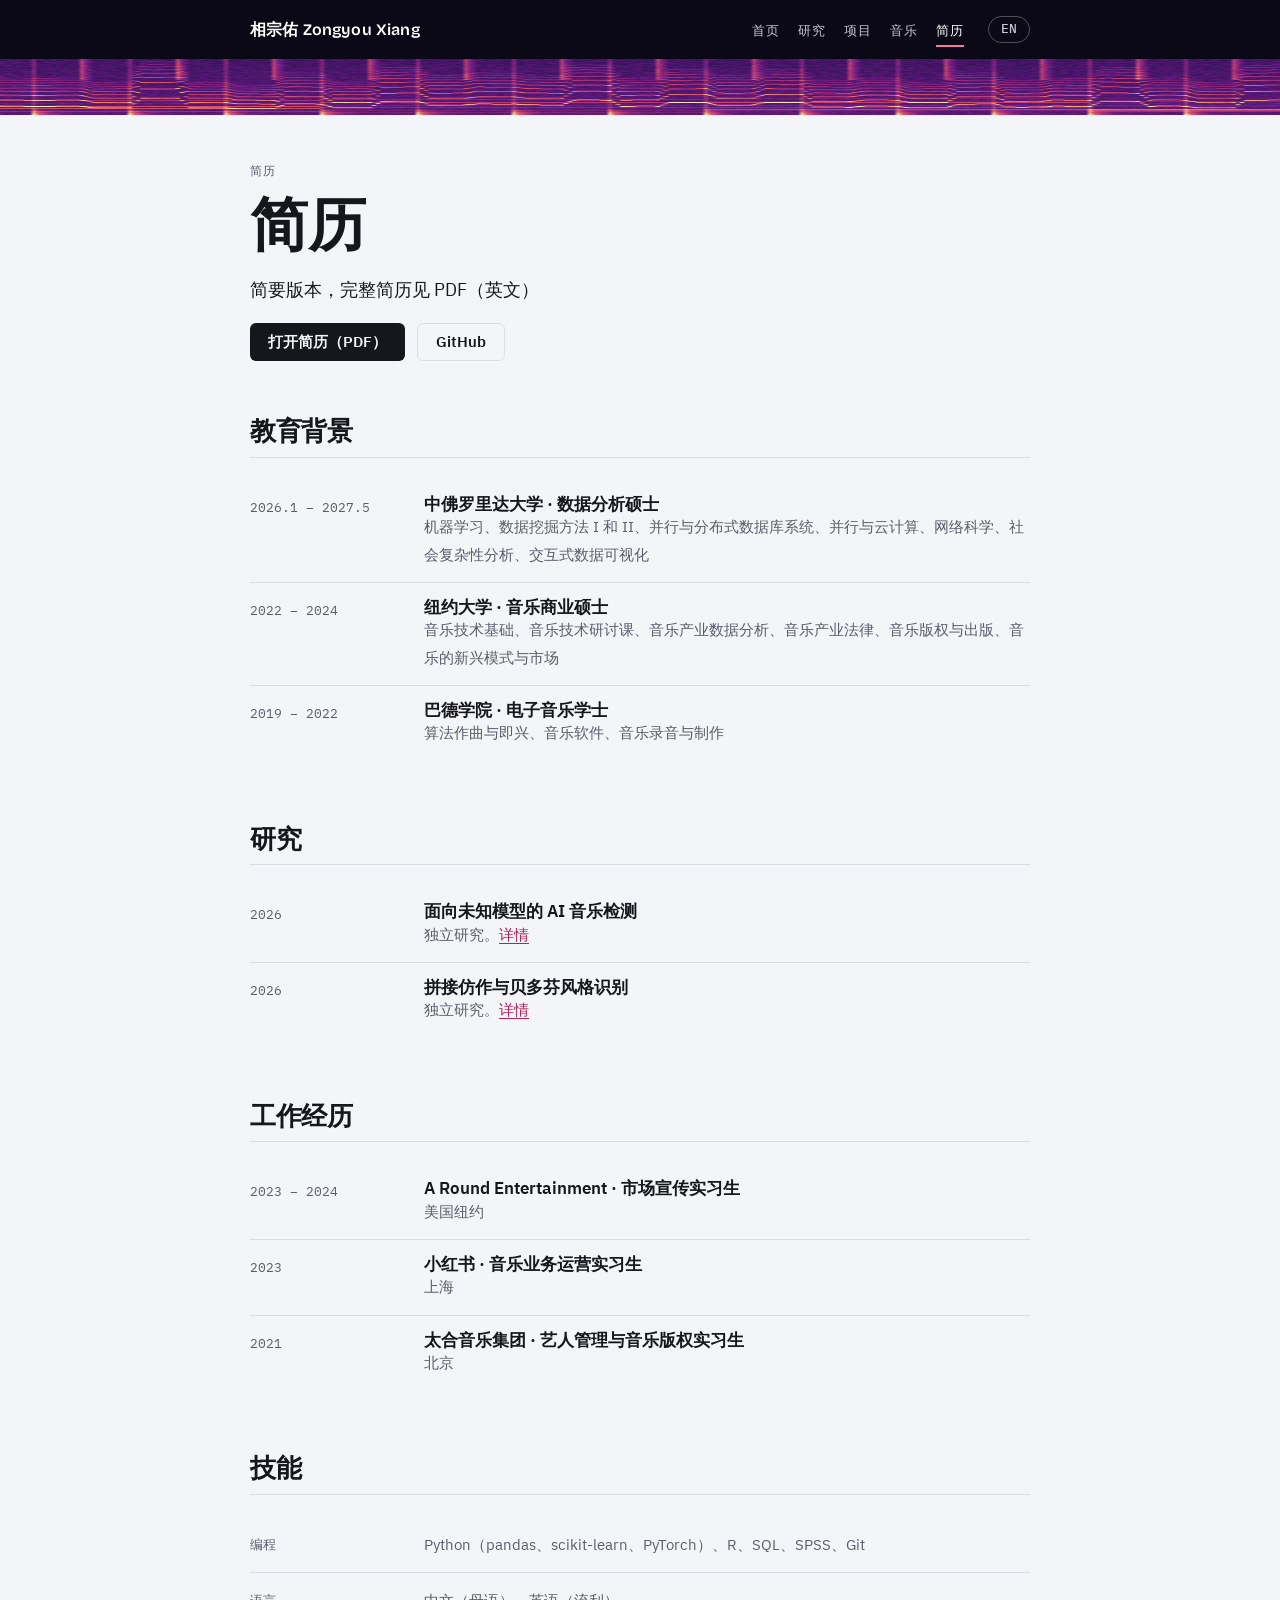
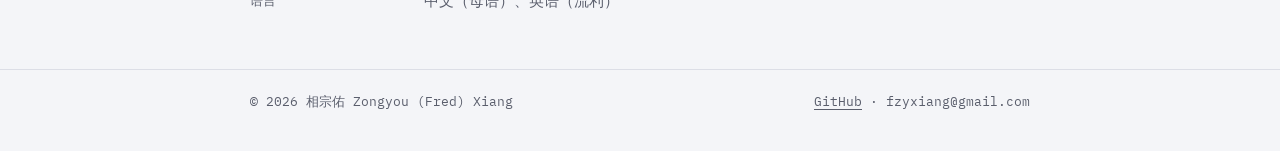
<file: zh/cv.html>
<!doctype html>
<html lang="zh-CN">
<head>
<meta charset="utf-8">
<meta name="viewport" content="width=device-width, initial-scale=1">
<title>简历 · 相宗佑</title>
<meta name="description" content="相宗佑（Zongyou Xiang）：中佛罗里达大学数据分析硕士在读，研究如何检测 AI 生成的音乐、判断它在模仿谁、核查它是否抄袭已有作品。">
<link rel="alternate" hreflang="en" href="../cv.html">
<link rel="preload" href="../assets/fonts/bricolage-grotesque-latin-opsz-normal.woff2" as="font" type="font/woff2" crossorigin>
<link rel="stylesheet" href="../assets/fonts.css?v=20261108h">
<link rel="stylesheet" href="../assets/site.css?v=20261108h">
<link rel="icon" href="/favicon.svg" type="image/svg+xml">
<link rel="icon" href="/favicon-32.png" sizes="32x32" type="image/png">
<link rel="apple-touch-icon" href="/apple-touch-icon.png">
<meta property="og:type" content="website">
<meta property="og:title" content="简历 · 相宗佑">
<meta property="og:description" content="相宗佑（Zongyou Xiang）：中佛罗里达大学数据分析硕士在读，研究如何检测 AI 生成的音乐、判断它在模仿谁、核查它是否抄袭已有作品。">
<meta property="og:image" content="https://xiangzongyou.com/og-image.png">
<meta property="og:url" content="https://xiangzongyou.com/zh/cv.html">
<meta name="twitter:card" content="summary_large_image">
</head>
<body>
<header class="topbar">
  <div class="wrap">
    <a class="brand" href="index.html">相宗佑 Zongyou Xiang</a>
    <nav aria-label="主导航"><ul class="nav">
      <li><a href="index.html">首页</a></li>
      <li><a href="research.html">研究</a></li>
      <li><a href="projects.html">项目</a></li>
      <li><a href="music.html">音乐</a></li>
      <li><a href="cv.html" aria-current="page">简历</a></li>
    </ul></nav>
    <a class="lang-switch" href="../cv.html" hreflang="en" lang="en">EN</a>
  </div>
</header>
<div class="band slim" aria-hidden="true">
  <canvas class="spectro"></canvas>
  
</div>

<main class="wrap">

<div class="stack">
  <span class="label">简历</span>
  <h1>简历</h1>
  <p class="lede">简要版本，完整简历见 PDF（英文）</p>
  <div class="cv-actions"><a class="button" href="../cv.pdf">打开简历（PDF）</a><a class="button ghost" href="https://github.com/xiangzongyou">GitHub</a></div>
</div>

<section style="margin-top:56px">
  <div class="section-head"><h2>教育背景</h2></div>
  <div class="cv-entry"><div class="when">2026.1 – 2027.5</div><div><h3>中佛罗里达大学 · 数据分析硕士</h3><p>机器学习、数据挖掘方法 I 和 II、并行与分布式数据库系统、并行与云计算、网络科学、社会复杂性分析、交互式数据可视化</p></div></div>
  <div class="cv-entry"><div class="when">2022 – 2024</div><div><h3>纽约大学 · 音乐商业硕士</h3><p>音乐技术基础、音乐技术研讨课、音乐产业数据分析、音乐产业法律、音乐版权与出版、音乐的新兴模式与市场</p></div></div>
  <div class="cv-entry"><div class="when">2019 – 2022</div><div><h3>巴德学院 · 电子音乐学士</h3><p>算法作曲与即兴、音乐软件、音乐录音与制作</p></div></div>
</section>

<section>
  <div class="section-head"><h2>研究</h2></div>
  <div class="cv-entry"><div class="when">2026</div><div><h3>面向未知模型的 AI 音乐检测</h3><p>独立研究。<a href="research.html#unseen">详情</a></p></div></div>
  <div class="cv-entry"><div class="when">2026</div><div><h3>拼接仿作与贝多芬风格识别</h3><p>独立研究。<a href="research.html#beethoven">详情</a></p></div></div>
</section>

<section>
  <div class="section-head"><h2>工作经历</h2></div>
  <div class="cv-entry"><div class="when">2023 – 2024</div><div><h3>A Round Entertainment · 市场宣传实习生</h3><p>美国纽约</p></div></div>
  <div class="cv-entry"><div class="when">2023</div><div><h3>小红书 · 音乐业务运营实习生</h3><p>上海</p></div></div>
  <div class="cv-entry"><div class="when">2021</div><div><h3>太合音乐集团 · 艺人管理与音乐版权实习生</h3><p>北京</p></div></div>
</section>

<section>
  <div class="section-head"><h2>技能</h2></div>
  <div class="cv-entry"><div class="when">编程</div><div><p>Python（pandas、scikit-learn、PyTorch）、R、SQL、SPSS、Git</p></div></div>
  <div class="cv-entry"><div class="when">语言</div><div><p>中文（母语）、英语（流利）</p></div></div>
</section>

</main>
<footer><div class="wrap"><span>© 2026 相宗佑 Zongyou (Fred) Xiang</span><span><a href="https://github.com/xiangzongyou">GitHub</a> · fzyxiang@gmail.com</span></div></footer>
<script src="../assets/spectro.js?v=20261108h"></script>
<script src="../assets/media.js?v=20261108h"></script>
</body>
</html>
</file>
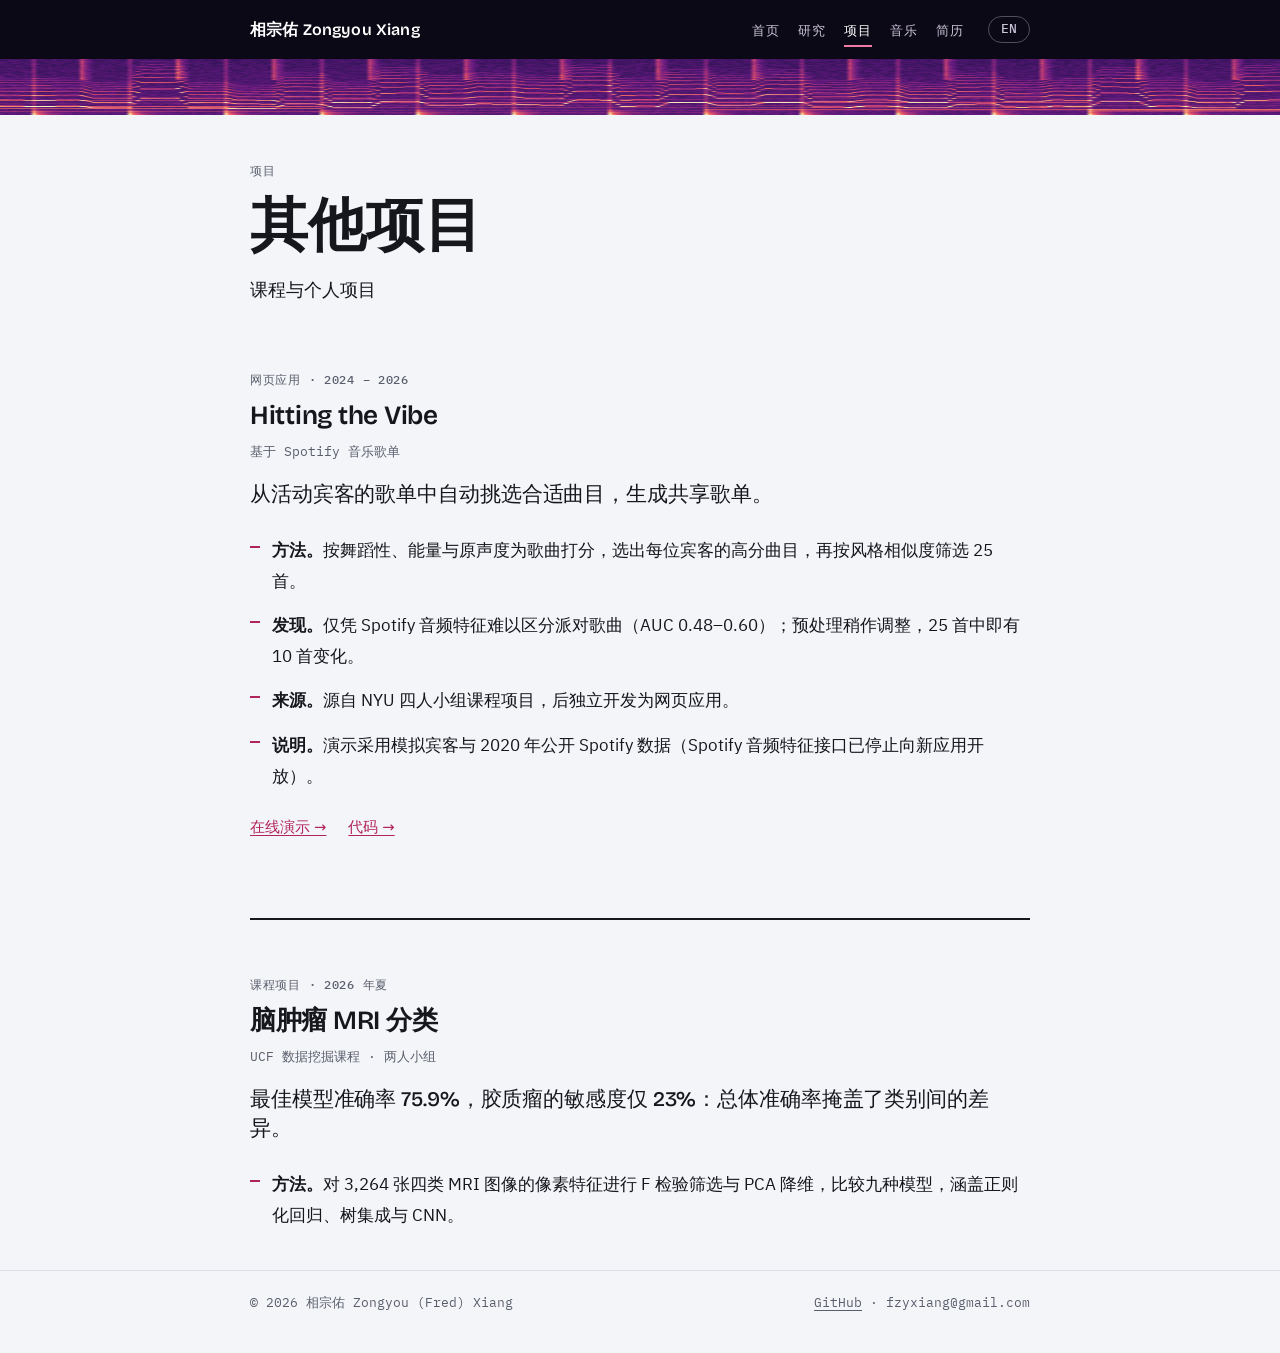
<file: zh/projects.html>
<!doctype html>
<html lang="zh-CN">
<head>
<meta charset="utf-8">
<meta name="viewport" content="width=device-width, initial-scale=1">
<title>项目 · 相宗佑</title>
<meta name="description" content="相宗佑（Zongyou Xiang）：中佛罗里达大学数据分析硕士在读，研究如何检测 AI 生成的音乐、判断它在模仿谁、核查它是否抄袭已有作品。">
<link rel="alternate" hreflang="en" href="../projects.html">
<link rel="preload" href="../assets/fonts/bricolage-grotesque-latin-opsz-normal.woff2" as="font" type="font/woff2" crossorigin>
<link rel="stylesheet" href="../assets/fonts.css?v=20261108h">
<link rel="stylesheet" href="../assets/site.css?v=20261108h">
<link rel="icon" href="/favicon.svg" type="image/svg+xml">
<link rel="icon" href="/favicon-32.png" sizes="32x32" type="image/png">
<link rel="apple-touch-icon" href="/apple-touch-icon.png">
<meta property="og:type" content="website">
<meta property="og:title" content="项目 · 相宗佑">
<meta property="og:description" content="相宗佑（Zongyou Xiang）：中佛罗里达大学数据分析硕士在读，研究如何检测 AI 生成的音乐、判断它在模仿谁、核查它是否抄袭已有作品。">
<meta property="og:image" content="https://xiangzongyou.com/og-image.png">
<meta property="og:url" content="https://xiangzongyou.com/zh/projects.html">
<meta name="twitter:card" content="summary_large_image">
</head>
<body>
<header class="topbar">
  <div class="wrap">
    <a class="brand" href="index.html">相宗佑 Zongyou Xiang</a>
    <nav aria-label="主导航"><ul class="nav">
      <li><a href="index.html">首页</a></li>
      <li><a href="research.html">研究</a></li>
      <li><a href="projects.html" aria-current="page">项目</a></li>
      <li><a href="music.html">音乐</a></li>
      <li><a href="cv.html">简历</a></li>
    </ul></nav>
    <a class="lang-switch" href="../projects.html" hreflang="en" lang="en">EN</a>
  </div>
</header>
<div class="band slim" aria-hidden="true">
  <canvas class="spectro"></canvas>
  
</div>

<main class="wrap">

<div class="stack">
  <span class="label">项目</span>
  <h1>其他项目</h1>
  <p class="lede">课程与个人项目</p>
</div>

<section class="project" style="margin-top:56px">
  <span class="label">网页应用 · 2024 – 2026</span>
  <h2 style="margin-top:8px">Hitting the Vibe</h2>
  <p class="meta">基于 Spotify 音乐歌单</p>
  <p class="finding">从活动宾客的歌单中自动挑选合适曲目，生成共享歌单。</p>
  <ul class="points">
    <li><b>方法。</b>按舞蹈性、能量与原声度为歌曲打分，选出每位宾客的高分曲目，再按风格相似度筛选 25 首。</li>
    <li><b>发现。</b>仅凭 Spotify 音频特征难以区分派对歌曲（AUC 0.48–0.60）；预处理稍作调整，25 首中即有 10 首变化。</li>
    <li><b>来源。</b>源自 NYU 四人小组课程项目，后独立开发为网页应用。</li>
    <li><b>说明。</b>演示采用模拟宾客与 2020 年公开 Spotify 数据（Spotify 音频特征接口已停止向新应用开放）。</li>
  </ul>
  <div class="repo-links"><a href="https://xiangzongyou.com/HittingtheVibe/">在线演示 →</a><a href="https://github.com/xiangzongyou/HittingtheVibe">代码 →</a></div>
</section>

<section class="project">
  <span class="label">课程项目 · 2026 年夏</span>
  <h2 style="margin-top:8px">脑肿瘤 MRI 分类</h2>
  <p class="meta">UCF 数据挖掘课程 · 两人小组</p>
  <p class="finding">最佳模型准确率 75.9%，胶质瘤的敏感度仅 23%：总体准确率掩盖了类别间的差异。</p>
  <ul class="points">
    <li><b>方法。</b>对 3,264 张四类 MRI 图像的像素特征进行 F 检验筛选与 PCA 降维，比较九种模型，涵盖正则化回归、树集成与 CNN。</li>
  </ul>
</section>

</main>
<footer><div class="wrap"><span>© 2026 相宗佑 Zongyou (Fred) Xiang</span><span><a href="https://github.com/xiangzongyou">GitHub</a> · fzyxiang@gmail.com</span></div></footer>
<script src="../assets/spectro.js?v=20261108h"></script>
<script src="../assets/media.js?v=20261108h"></script>
</body>
</html>
</file>
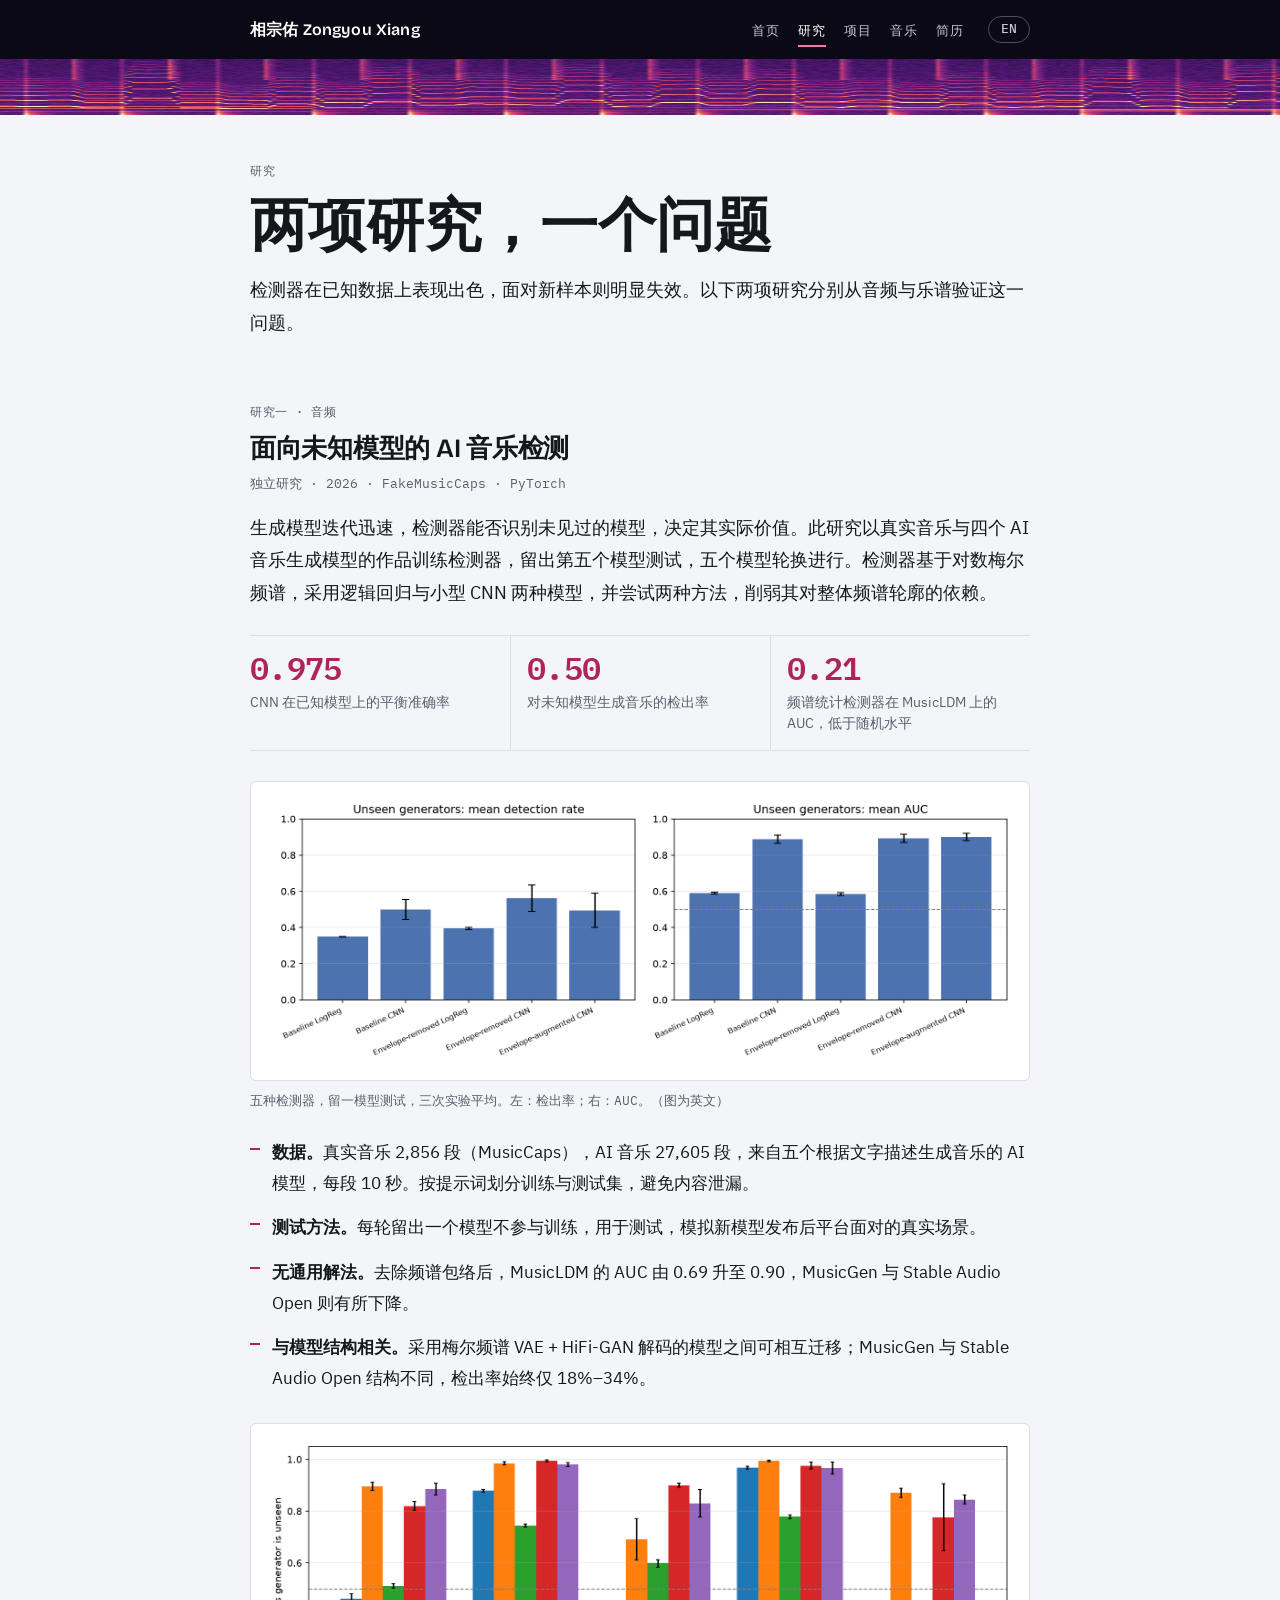
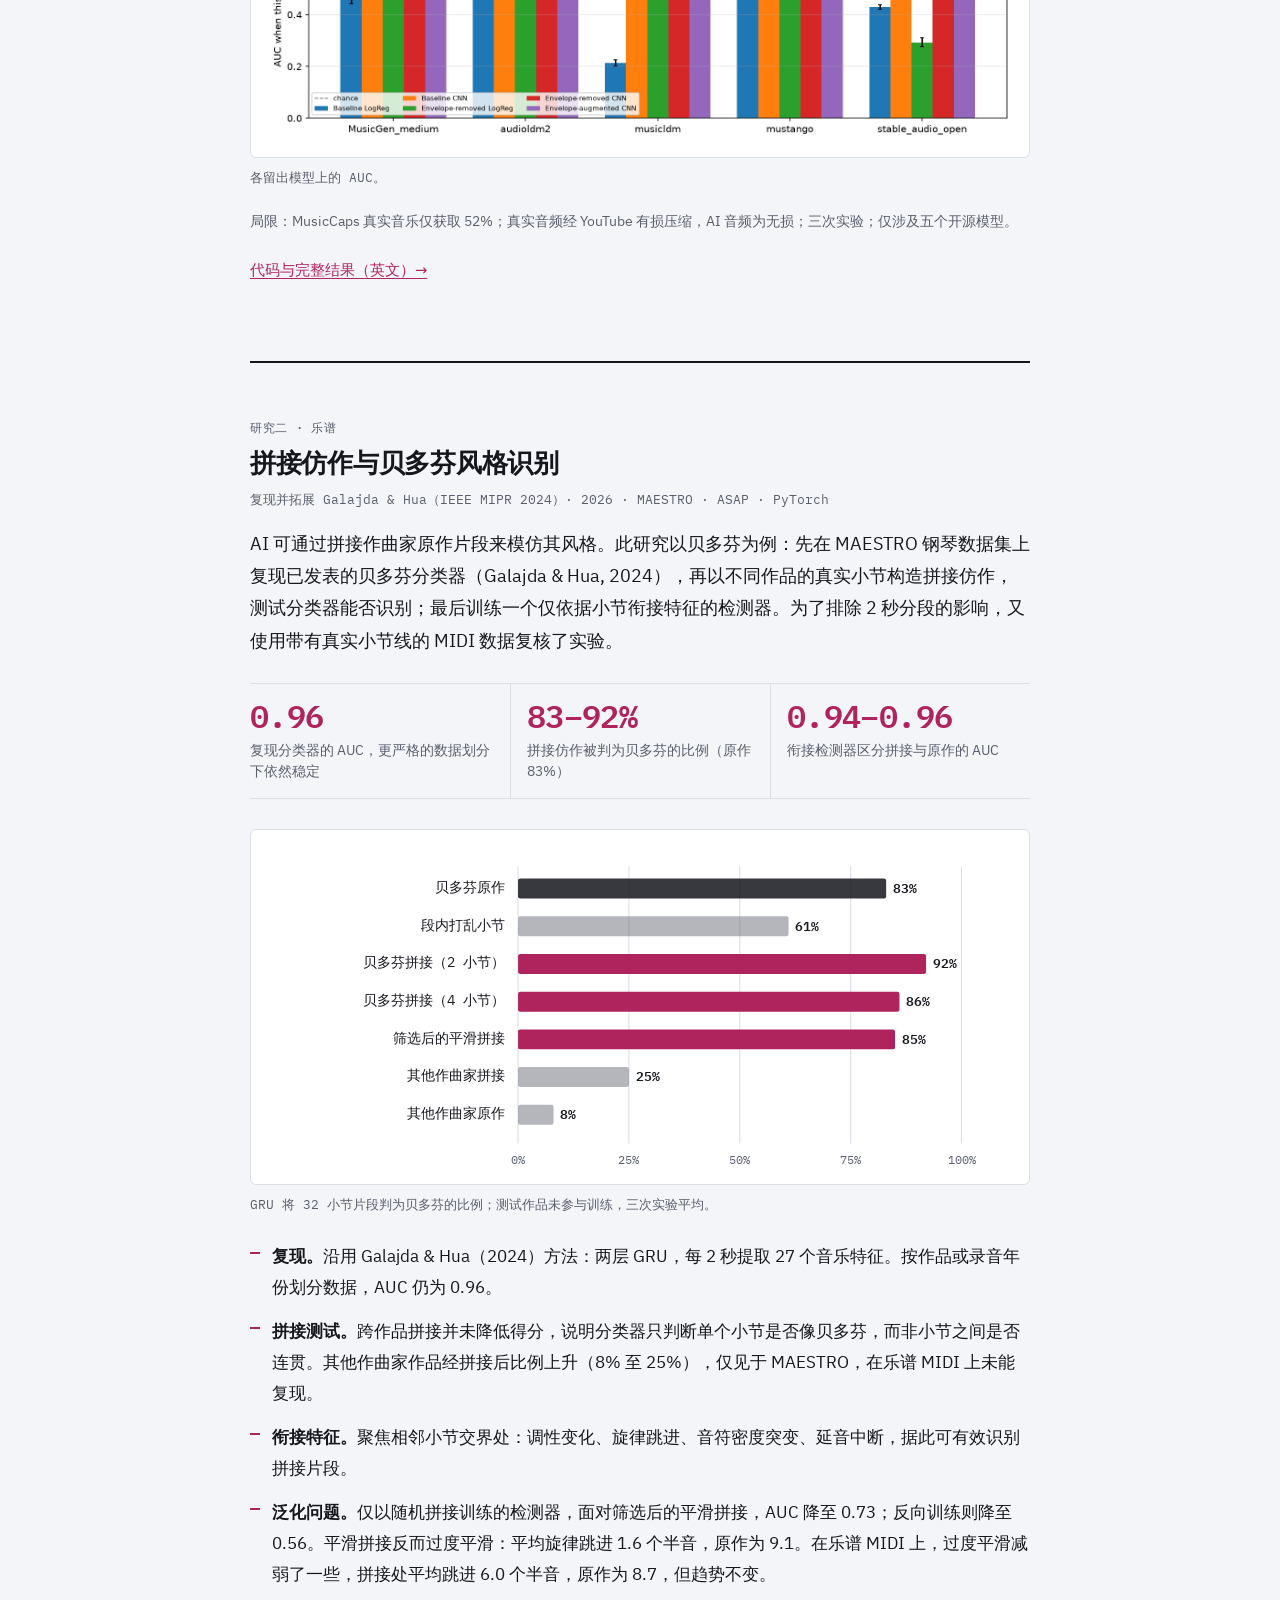
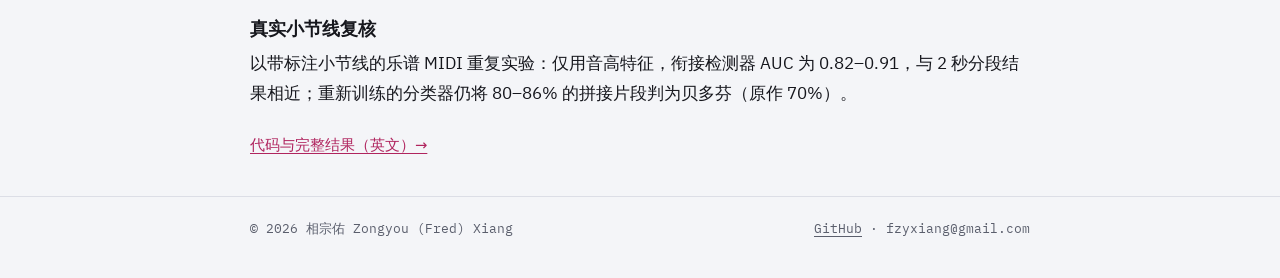
<file: zh/research.html>
<!doctype html>
<html lang="zh-CN">
<head>
<meta charset="utf-8">
<meta name="viewport" content="width=device-width, initial-scale=1">
<title>研究 · 相宗佑</title>
<meta name="description" content="相宗佑（Zongyou Xiang）：中佛罗里达大学数据分析硕士在读，研究如何检测 AI 生成的音乐、判断它在模仿谁、核查它是否抄袭已有作品。">
<link rel="alternate" hreflang="en" href="../research.html">
<link rel="preload" href="../assets/fonts/bricolage-grotesque-latin-opsz-normal.woff2" as="font" type="font/woff2" crossorigin>
<link rel="stylesheet" href="../assets/fonts.css?v=20261108h">
<link rel="stylesheet" href="../assets/site.css?v=20261108h">
<link rel="icon" href="/favicon.svg" type="image/svg+xml">
<link rel="icon" href="/favicon-32.png" sizes="32x32" type="image/png">
<link rel="apple-touch-icon" href="/apple-touch-icon.png">
<meta property="og:type" content="website">
<meta property="og:title" content="研究 · 相宗佑">
<meta property="og:description" content="相宗佑（Zongyou Xiang）：中佛罗里达大学数据分析硕士在读，研究如何检测 AI 生成的音乐、判断它在模仿谁、核查它是否抄袭已有作品。">
<meta property="og:image" content="https://xiangzongyou.com/og-image.png">
<meta property="og:url" content="https://xiangzongyou.com/zh/research.html">
<meta name="twitter:card" content="summary_large_image">
</head>
<body>
<header class="topbar">
  <div class="wrap">
    <a class="brand" href="index.html">相宗佑 Zongyou Xiang</a>
    <nav aria-label="主导航"><ul class="nav">
      <li><a href="index.html">首页</a></li>
      <li><a href="research.html" aria-current="page">研究</a></li>
      <li><a href="projects.html">项目</a></li>
      <li><a href="music.html">音乐</a></li>
      <li><a href="cv.html">简历</a></li>
    </ul></nav>
    <a class="lang-switch" href="../research.html" hreflang="en" lang="en">EN</a>
  </div>
</header>
<div class="band slim" aria-hidden="true">
  <canvas class="spectro"></canvas>
  
</div>

<main class="wrap">

<div class="stack">
  <span class="label">研究</span>
  <h1>两项研究，一个问题</h1>
  <p class="lede">检测器在已知数据上表现出色，面对新样本则明显失效。以下两项研究分别从音频与乐谱验证这一问题。</p>
</div>

<section class="project" id="unseen" style="margin-top:56px">
  <span class="label">研究一 · 音频</span>
  <h2 style="margin-top:8px">面向未知模型的 AI 音乐检测</h2>
  <p class="meta">独立研究 · 2026 · FakeMusicCaps · PyTorch</p>
  <p class="lede study-intro">生成模型迭代迅速，检测器能否识别未见过的模型，决定其实际价值。此研究以真实音乐与四个 AI 音乐生成模型的作品训练检测器，留出第五个模型测试，五个模型轮换进行。检测器基于对数梅尔频谱，采用逻辑回归与小型 CNN 两种模型，并尝试两种方法，削弱其对整体频谱轮廓的依赖。</p>
  <div class="stats">
    <div class="stat"><b>0.975</b><span>CNN 在已知模型上的平衡准确率</span></div>
    <div class="stat"><b>0.50</b><span>对未知模型生成音乐的检出率</span></div>
    <div class="stat"><b>0.21</b><span>频谱统计检测器在 MusicLDM 上的 AUC，低于随机水平</span></div>
  </div>
  <figure>
    <div class="frame"><img src="../assets/overview.png" alt="五种检测器在未知模型上的平均检出率（0.35–0.56）与平均 AUC（0.59–0.90）" loading="lazy"></div>
    <figcaption>五种检测器，留一模型测试，三次实验平均。左：检出率；右：AUC。（图为英文）</figcaption>
  </figure>
  <ul class="points">
    <li><b>数据。</b>真实音乐 2,856 段（MusicCaps），AI 音乐 27,605 段，来自五个根据文字描述生成音乐的 AI 模型，每段 10 秒。按提示词划分训练与测试集，避免内容泄漏。</li>
    <li><b>测试方法。</b>每轮留出一个模型不参与训练，用于测试，模拟新模型发布后平台面对的真实场景。</li>
    <li><b>无通用解法。</b>去除频谱包络后，MusicLDM 的 AUC 由 0.69 升至 0.90，MusicGen 与 Stable Audio Open 则有所下降。</li>
    <li><b>与模型结构相关。</b>采用梅尔频谱 VAE + HiFi-GAN 解码的模型之间可相互迁移；MusicGen 与 Stable Audio Open 结构不同，检出率始终仅 18%–34%。</li>
  </ul>
  <figure>
    <div class="frame"><img src="../assets/per_generator_auc.png" alt="各留出模型上的 AUC" loading="lazy"></div>
    <figcaption>各留出模型上的 AUC。</figcaption>
  </figure>
  <p class="note">局限：MusicCaps 真实音乐仅获取 52%；真实音频经 YouTube 有损压缩，AI 音频为无损；三次实验；仅涉及五个开源模型。</p>
  <div class="repo-links"><a href="https://github.com/xiangzongyou/ai-music-detection-unseen">代码与完整结果（英文）→</a></div>
</section>

<section class="project" id="beethoven">
  <span class="label">研究二 · 乐谱</span>
  <h2 style="margin-top:8px">拼接仿作与贝多芬风格识别</h2>
  <p class="meta">复现并拓展 Galajda &amp; Hua（IEEE MIPR 2024）· 2026 · MAESTRO · ASAP · PyTorch</p>
  <p class="lede study-intro">AI 可通过拼接作曲家原作片段来模仿其风格。此研究以贝多芬为例：先在 MAESTRO 钢琴数据集上复现已发表的贝多芬分类器（Galajda &amp; Hua, 2024），再以不同作品的真实小节构造拼接仿作，测试分类器能否识别；最后训练一个仅依据小节衔接特征的检测器。为了排除 2 秒分段的影响，又使用带有真实小节线的 MIDI 数据复核了实验。</p>
  <div class="stats">
    <div class="stat"><b>0.96</b><span>复现分类器的 AUC，更严格的数据划分下依然稳定</span></div>
    <div class="stat"><b>83–92%</b><span>拼接仿作被判为贝多芬的比例（原作 83%）</span></div>
    <div class="stat"><b>0.94–0.96</b><span>衔接检测器区分拼接与原作的 AUC</span></div>
  </div>
  <figure class="chart">
    <div class="frame"><svg viewBox="0 0 680 298" role="img" aria-label="各条件下被判为贝多芬的比例">
<line class="grid" x1="230" y1="22" x2="230" y2="272"/>
<text class="tick" x="230" y="290" text-anchor="middle">0%</text>
<line class="grid" x1="330" y1="22" x2="330" y2="272"/>
<text class="tick" x="330" y="290" text-anchor="middle">25%</text>
<line class="grid" x1="430" y1="22" x2="430" y2="272"/>
<text class="tick" x="430" y="290" text-anchor="middle">50%</text>
<line class="grid" x1="530" y1="22" x2="530" y2="272"/>
<text class="tick" x="530" y="290" text-anchor="middle">75%</text>
<line class="grid" x1="630" y1="22" x2="630" y2="272"/>
<text class="tick" x="630" y="290" text-anchor="middle">100%</text>
<text x="218" y="45" text-anchor="end" font-size="13">贝多芬原作</text>
<rect class="bar real" x="230" y="33" width="332.0" height="18" rx="2"/>
<text x="568.0" y="46" font-size="12" font-weight="600">83%</text>
<text x="218" y="79" text-anchor="end" font-size="13">段内打乱小节</text>
<rect class="bar mid" x="230" y="67" width="244.0" height="18" rx="2"/>
<text x="480.0" y="80" font-size="12" font-weight="600">61%</text>
<text x="218" y="113" text-anchor="end" font-size="13">贝多芬拼接（2 小节）</text>
<rect class="bar fake" x="230" y="101" width="368.0" height="18" rx="2"/>
<text x="604.0" y="114" font-size="12" font-weight="600">92%</text>
<text x="218" y="147" text-anchor="end" font-size="13">贝多芬拼接（4 小节）</text>
<rect class="bar fake" x="230" y="135" width="344.0" height="18" rx="2"/>
<text x="580.0" y="148" font-size="12" font-weight="600">86%</text>
<text x="218" y="181" text-anchor="end" font-size="13">筛选后的平滑拼接</text>
<rect class="bar fake" x="230" y="169" width="340.0" height="18" rx="2"/>
<text x="576.0" y="182" font-size="12" font-weight="600">85%</text>
<text x="218" y="215" text-anchor="end" font-size="13">其他作曲家拼接</text>
<rect class="bar mid" x="230" y="203" width="100.0" height="18" rx="2"/>
<text x="336.0" y="216" font-size="12" font-weight="600">25%</text>
<text x="218" y="249" text-anchor="end" font-size="13">其他作曲家原作</text>
<rect class="bar mid" x="230" y="237" width="32.0" height="18" rx="2"/>
<text x="268.0" y="250" font-size="12" font-weight="600">8%</text>
</svg></div>
    <figcaption>GRU 将 32 小节片段判为贝多芬的比例；测试作品未参与训练，三次实验平均。</figcaption>
  </figure>
  <ul class="points">
    <li><b>复现。</b>沿用 Galajda &amp; Hua（2024）方法：两层 GRU，每 2 秒提取 27 个音乐特征。按作品或录音年份划分数据，AUC 仍为 0.96。</li>
    <li><b>拼接测试。</b>跨作品拼接并未降低得分，说明分类器只判断单个小节是否像贝多芬，而非小节之间是否连贯。其他作曲家作品经拼接后比例上升（8% 至 25%），仅见于 MAESTRO，在乐谱 MIDI 上未能复现。</li>
    <li><b>衔接特征。</b>聚焦相邻小节交界处：调性变化、旋律跳进、音符密度突变、延音中断，据此可有效识别拼接片段。</li>
    <li><b>泛化问题。</b>仅以随机拼接训练的检测器，面对筛选后的平滑拼接，AUC 降至 0.73；反向训练则降至 0.56。平滑拼接反而过度平滑：平均旋律跳进 1.6 个半音，原作为 9.1。在乐谱 MIDI 上，过度平滑减弱了一些，拼接处平均跳进 6.0 个半音，原作为 8.7，但趋势不变。</li>
  </ul>
  <h3 style="margin:30px 0 8px;font-size:1.15rem">真实小节线复核</h3>
  <p>以带标注小节线的乐谱 MIDI 重复实验：仅用音高特征，衔接检测器 AUC 为 0.82–0.91，与 2 秒分段结果相近；重新训练的分类器仍将 80–86% 的拼接片段判为贝多芬（原作 70%）。</p>
  <div class="repo-links"><a href="https://github.com/xiangzongyou/beethoven-recombination-detection">代码与完整结果（英文）→</a></div>
</section>

</main>
<footer><div class="wrap"><span>© 2026 相宗佑 Zongyou (Fred) Xiang</span><span><a href="https://github.com/xiangzongyou">GitHub</a> · fzyxiang@gmail.com</span></div></footer>
<script src="../assets/spectro.js?v=20261108h"></script>
<script src="../assets/media.js?v=20261108h"></script>
</body>
</html>
</file>
<file: assets/fonts.css>
/* Fonts are served from this site (no Google Fonts), so pages load the same everywhere.
   IBM Plex and Bricolage Grotesque are licensed under the SIL Open Font License (see fonts/). */
@font-face { font-family: "Bricolage Grotesque"; font-style: normal; font-display: swap; font-weight: 200 800;
  src: url("fonts/bricolage-grotesque-latin-opsz-normal.woff2") format("woff2-variations"), url("fonts/bricolage-grotesque-latin-opsz-normal.woff2") format("woff2"); }
@font-face { font-family: "IBM Plex Sans"; font-style: normal; font-weight: 400; font-display: swap; src: url("fonts/ibm-plex-sans-latin-400-normal.woff2") format("woff2"); }
@font-face { font-family: "IBM Plex Sans"; font-style: italic; font-weight: 400; font-display: swap; src: url("fonts/ibm-plex-sans-latin-400-italic.woff2") format("woff2"); }
@font-face { font-family: "IBM Plex Sans"; font-style: normal; font-weight: 500; font-display: swap; src: url("fonts/ibm-plex-sans-latin-500-normal.woff2") format("woff2"); }
@font-face { font-family: "IBM Plex Sans"; font-style: normal; font-weight: 600; font-display: swap; src: url("fonts/ibm-plex-sans-latin-600-normal.woff2") format("woff2"); }
@font-face { font-family: "IBM Plex Mono"; font-style: normal; font-weight: 400; font-display: swap; src: url("fonts/ibm-plex-mono-latin-400-normal.woff2") format("woff2"); }
@font-face { font-family: "IBM Plex Mono"; font-style: normal; font-weight: 500; font-display: swap; src: url("fonts/ibm-plex-mono-latin-500-normal.woff2") format("woff2"); }
@font-face { font-family: "IBM Plex Mono"; font-style: normal; font-weight: 600; font-display: swap; src: url("fonts/ibm-plex-mono-latin-600-normal.woff2") format("woff2"); }
</file>
<file: assets/site.css>
/* Layout concept: every page opens under a dark spectrogram band (the input a detector reads);
   content sits in one reading column with mono "margin labels" carrying units and dates. */
:root {
  --paper: #f4f5f8;
  --surface: #ffffff;
  --ink: #16171d;
  --muted: #5a5e6c;
  --line: #dcdee6;
  --accent: #b0245e;      /* magma crimson, taken from the spectrogram colormap */
  --accent-soft: #f7e6ed;
  --band: #0c0916;        /* spectrogram ground: dark in both themes on purpose */
  --band-text: #c9c3d8;
  --figure-bg: #ffffff;
  --display: "Bricolage Grotesque", "Avenir Next", "Segoe UI", sans-serif;
  --body: "IBM Plex Sans", "Segoe UI", system-ui, sans-serif;
  --mono: "IBM Plex Mono", ui-monospace, "SFMono-Regular", Menlo, Consolas, monospace;
  color-scheme: light;
}
@media (prefers-color-scheme: dark) {
  :root:not([data-theme="light"]) {
    --paper: #0f1016; --surface: #171923; --ink: #eceef3; --muted: #a2a6b6;
    --line: #2a2d3b; --accent: #f27ba4; --accent-soft: #2a1a24;
    --band: #07050e; --band-text: #b9b3c9; --figure-bg: #f4f5f8;
    color-scheme: dark;
  }
}
:root[data-theme="dark"] {
  --paper: #0f1016; --surface: #171923; --ink: #eceef3; --muted: #a2a6b6;
  --line: #2a2d3b; --accent: #f27ba4; --accent-soft: #2a1a24;
  --band: #07050e; --band-text: #b9b3c9; --figure-bg: #f4f5f8;
  color-scheme: dark;
}

* { box-sizing: border-box; }
html { -webkit-text-size-adjust: 100%; }
body {
  margin: 0; background: var(--paper); color: var(--ink);
  font: 400 17px/1.65 var(--body);
}
img { max-width: 100%; height: auto; display: block; }
a { color: var(--accent); text-underline-offset: 3px; text-decoration-thickness: 1px; }
a:hover { text-decoration-thickness: 2px; }
a:focus-visible, button:focus-visible { outline: 2px solid var(--accent); outline-offset: 3px; border-radius: 4px; }

.wrap {
  max-width: 820px; margin: 0 auto;
  padding-left: max(20px, env(safe-area-inset-left, 0px));
  padding-right: max(20px, env(safe-area-inset-right, 0px));
}

/* ---------- top bar ---------- */
.topbar { background: var(--band); color: var(--band-text); }
.topbar .wrap { display: flex; align-items: center; justify-content: space-between; gap: 12px 24px; flex-wrap: wrap; padding-block: 14px; }
.brand { font: 600 1rem/1.2 var(--display); color: #fff; text-decoration: none; letter-spacing: .01em; }
.nav { display: flex; flex-wrap: wrap; gap: 4px 18px; margin: 0; padding: 0; list-style: none; }
.nav a {
  color: var(--band-text); text-decoration: none; font: 500 .8rem/1 var(--mono);
  letter-spacing: .08em; text-transform: uppercase; padding: 6px 0; border-bottom: 2px solid transparent;
}
.nav a:hover { color: #fff; }
.nav a[aria-current="page"] { color: #fff; border-bottom-color: #f27ba4; }

/* ---------- spectrogram band ---------- */
.band { background: var(--band); position: relative; }
.band canvas { display: block; width: 100%; height: 190px; }
.band.slim canvas { height: 56px; }
.band .axis {
  position: absolute; font: 400 .68rem/1 var(--mono); color: rgba(255,255,255,.62);
  letter-spacing: .06em; pointer-events: none;
}
.axis.tl { top: 10px; left: max(20px, env(safe-area-inset-left, 0px)); }
.axis.bl { bottom: 10px; left: max(20px, env(safe-area-inset-left, 0px)); }
.axis.br { bottom: 10px; right: max(20px, env(safe-area-inset-right, 0px)); }
.band-caption {
  background: var(--band); color: var(--band-text); font: 400 .78rem/1.5 var(--mono);
  border-top: 1px solid rgba(255,255,255,.08);
}
.band-caption .wrap { padding-block: 10px 14px; }

/* ---------- type ---------- */
h1, h2, h3 { font-family: var(--display); font-weight: 600; line-height: 1.12; text-wrap: balance; margin: 0; }
h1 { font-size: clamp(2.3rem, 6vw, 3.6rem); letter-spacing: -.02em; font-weight: 700; }
h2 { font-size: 1.65rem; letter-spacing: -.01em; }
h3 { font-size: 1.3rem; }
p { margin: 0; }
.label {
  font: 500 .74rem/1.3 var(--mono); letter-spacing: .1em; text-transform: uppercase; color: var(--muted);
}
.lede { font-size: 1.12rem; color: var(--ink); }
.muted { color: var(--muted); }

main { padding-block: 48px 40px; }
.stack { display: flex; flex-direction: column; gap: 16px; }
section + section { margin-top: 64px; }
.section-head { display: flex; align-items: baseline; justify-content: space-between; gap: 12px; flex-wrap: wrap;
  border-bottom: 1px solid var(--line); padding-bottom: 10px; margin-bottom: 22px; }

/* ---------- home intro ---------- */
.intro { display: grid; grid-template-columns: 200px minmax(0, 1fr); gap: 32px; align-items: start; }
.portrait { width: 200px; aspect-ratio: 1; border-radius: 6px; overflow: hidden; background: var(--line); max-width: 100%; }
.portrait img { width: 100%; height: 100%; object-fit: cover; filter: saturate(.92); }
.role { font: 500 .95rem/1.5 var(--body); color: var(--muted); }
.chips { display: flex; flex-wrap: wrap; gap: 10px; margin: 0; padding: 0; list-style: none; }
.chips a, .chips span {
  display: inline-flex; align-items: center; gap: 8px; padding: 8px 14px; border-radius: 999px;
  border: 1px solid var(--line); background: var(--surface); color: var(--ink);
  font: 500 .88rem/1 var(--body); text-decoration: none;
}
.chips a:hover { border-color: var(--accent); color: var(--accent); }
.chips .mono { font-family: var(--mono); font-size: .82rem; }

/* three questions */
.questions { display: grid; grid-template-columns: repeat(3, minmax(0, 1fr)); gap: 0; border-top: 2px solid var(--ink); }
.q { padding: 18px 20px 4px 0; }
.q + .q { padding-left: 20px; border-left: 1px solid var(--line); }
.q .label { color: var(--accent); }
.q p { font: 600 1.12rem/1.3 var(--display); margin-top: 8px; }

/* entries (research teasers, education) */
.entry { display: grid; grid-template-columns: 150px minmax(0, 1fr); gap: 6px 24px; padding: 18px 0; border-bottom: 1px solid var(--line); }
.entry:last-child { border-bottom: 0; }
.entry .when { font: 400 .82rem/1.6 var(--mono); color: var(--muted); padding-top: 3px; }
.entry h3 { font-size: 1.15rem; margin-bottom: 6px; }
.entry h3 a { color: var(--ink); text-decoration: none; }
.entry h3 a:hover { color: var(--accent); }
.entry .num { font: 600 .9rem var(--mono); color: var(--accent); }

/* ---------- research articles ---------- */
.project { scroll-margin-top: 24px; }
.project + .project { margin-top: 80px; padding-top: 48px; border-top: 2px solid var(--ink); }
.project .meta { font: 400 .82rem/1.6 var(--mono); color: var(--muted); margin-top: 10px; }
.finding { font: 500 1.3rem/1.4 var(--display); margin-top: 18px; letter-spacing: -.005em; }
.stats { display: grid; grid-template-columns: repeat(3, minmax(0, 1fr)); gap: 0; margin-top: 26px; border-block: 1px solid var(--line); }
.stat { padding: 16px 16px 16px 0; }
.stat + .stat { padding-left: 16px; border-left: 1px solid var(--line); }
.stat b { display: block; font: 600 2rem/1 var(--mono); color: var(--accent); font-variant-numeric: tabular-nums; letter-spacing: -.02em; }
.stat span { display: block; margin-top: 8px; font-size: .9rem; color: var(--muted); line-height: 1.45; }
figure { margin: 30px 0 0; }
figure .frame { background: var(--figure-bg); border: 1px solid var(--line); border-radius: 6px; padding: 12px; overflow-x: auto; }
figcaption { font: 400 .82rem/1.55 var(--mono); color: var(--muted); margin-top: 10px; }
.points { margin: 26px 0 0; padding: 0; list-style: none; display: flex; flex-direction: column; gap: 14px; }
.points li { padding-left: 22px; position: relative; }
.points li::before { content: ""; position: absolute; left: 0; top: .62em; width: 10px; height: 2px; background: var(--accent); }
.points b { font-weight: 600; }
.repo-links { display: flex; flex-wrap: wrap; gap: 10px 22px; margin-top: 26px; font: 500 .92rem/1.4 var(--body); }
.note { font-size: .9rem; color: var(--muted); margin-top: 20px; }

/* svg chart */
.chart svg { width: 100%; min-width: 520px; height: auto; display: block; }
.chart .frame { background: var(--surface); }
.chart text { font-family: var(--mono); fill: var(--ink); }
.chart .tick { fill: var(--muted); font-size: 11px; }
.chart .grid { stroke: var(--line); stroke-width: 1; }
.chart .bar { fill: var(--muted); opacity: .45; }
.chart .bar.real { fill: var(--ink); opacity: .85; }
.chart .bar.fake { fill: var(--accent); opacity: 1; }

/* ---------- music ---------- */
.tracks { border-top: 2px solid var(--ink); }
.track { display: grid; grid-template-columns: 56px minmax(0, 1fr) auto; gap: 4px 18px; align-items: baseline; padding: 18px 0; border-bottom: 1px solid var(--line); }
.track .no { font: 500 .85rem var(--mono); color: var(--muted); }
.track h3 { font-size: 1.15rem; }
.track .yr { font: 400 .85rem var(--mono); color: var(--muted); }
.track p { grid-column: 2 / -1; color: var(--muted); font-size: .95rem; }
.empty { border: 1px dashed var(--line); border-radius: 6px; padding: 28px; text-align: center; color: var(--muted); background: var(--surface); }

/* ---------- cv ---------- */
.cv-actions { display: flex; flex-wrap: wrap; gap: 12px; }
.button {
  display: inline-flex; align-items: center; gap: 8px; padding: 11px 18px; border-radius: 6px;
  background: var(--ink); color: var(--paper); font: 600 .92rem/1 var(--body); text-decoration: none;
}
.button:hover { background: var(--accent); color: #fff; }
.button.ghost { background: transparent; color: var(--ink); border: 1px solid var(--line); }
.button.ghost:hover { border-color: var(--accent); color: var(--accent); background: transparent; }
.cv-entry { display: grid; grid-template-columns: 150px minmax(0, 1fr); gap: 4px 24px; padding: 14px 0; border-bottom: 1px solid var(--line); }
.cv-entry:last-child { border-bottom: 0; }
.cv-entry .when { font: 400 .82rem/1.6 var(--mono); color: var(--muted); padding-top: 3px; }
.cv-entry h3 { font-size: 1.08rem; font-family: var(--body); font-weight: 600; }
.cv-entry p { color: var(--muted); font-size: .95rem; }

/* ---------- footer ---------- */
footer { border-top: 1px solid var(--line); }
footer .wrap { padding-block: 22px 40px; display: flex; justify-content: space-between; flex-wrap: wrap; gap: 8px 20px;
  font: 400 .8rem/1.5 var(--mono); color: var(--muted); }
footer a { color: var(--muted); }

/* ---------- small screens ---------- */
@media (max-width: 640px) {
  body { font-size: 16px; }
  main { padding-block: 32px 28px; }
  .intro { grid-template-columns: 1fr; gap: 22px; }
  .portrait { width: 132px; }
  .questions { grid-template-columns: 1fr; }
  .q, .q + .q { padding: 14px 0; border-left: 0; }
  .q + .q { border-top: 1px solid var(--line); }
  .entry, .cv-entry { grid-template-columns: 1fr; gap: 2px; }
  .stats { grid-template-columns: 1fr; }
  .stat, .stat + .stat { padding: 14px 0; border-left: 0; }
  .stat + .stat { border-top: 1px solid var(--line); }
  .band canvas { height: 140px; }
  .track { grid-template-columns: 40px minmax(0, 1fr); }
  .track .yr { grid-column: 2; }
}
@media (prefers-reduced-motion: reduce) { * { scroll-behavior: auto !important; } }

/* ---------- music works ---------- */
.work { display: grid; grid-template-columns: minmax(0, 1.4fr) minmax(0, 1fr); gap: 24px; align-items: start; }
.video { position: relative; aspect-ratio: 16 / 9; max-width: 100%; background: var(--band); border-radius: 6px; overflow: hidden; }
.video iframe, .video-play, .video-play img { position: absolute; inset: 0; width: 100%; height: 100%; border: 0; }
.video-play { padding: 0; cursor: pointer; background: var(--band); }
.video-play img { object-fit: cover; opacity: .9; transition: opacity .2s; }
.video-play:hover img { opacity: 1; }
.play-icon { position: absolute; left: 50%; top: 50%; width: 68px; height: 48px; transform: translate(-50%, -50%);
  background: var(--accent); border-radius: 12px; }
.play-icon::after { content: ""; position: absolute; left: 27px; top: 14px; border-style: solid; border-width: 10px 0 10px 17px;
  border-color: transparent transparent transparent #fff; }
.work-text { display: flex; flex-direction: column; gap: 8px; }
.role-tag { font: 500 .74rem/1.3 var(--mono); letter-spacing: .1em; text-transform: uppercase; color: var(--accent); }
@media (max-width: 640px) { .work { grid-template-columns: 1fr; gap: 14px; } }

/* ---------- audio players ---------- */
.player { display: grid; grid-template-columns: 52px minmax(0, 1fr); gap: 16px; align-items: center; padding: 18px 0; border-bottom: 1px solid var(--line); }
.pp { width: 52px; height: 52px; border-radius: 50%; border: 1px solid var(--line); background: var(--surface); cursor: pointer; display: grid; place-items: center; padding: 0; }
.pp:hover { border-color: var(--accent); }
.pp-icon { width: 0; height: 0; border-style: solid; border-width: 9px 0 9px 15px; border-color: transparent transparent transparent var(--ink); margin-left: 4px; }
.player.playing .pp { background: var(--accent); border-color: var(--accent); }
.player.playing .pp-icon { width: 14px; height: 18px; border: 0; margin: 0; border-left: 4px solid #fff; border-right: 4px solid #fff; }
.player-main { min-width: 0; display: flex; flex-direction: column; gap: 6px; }
.player-head { display: flex; align-items: baseline; justify-content: space-between; gap: 12px; }
.player-head h3 { font-size: 1.12rem; }
.player-head .en { font-family: var(--body); font-weight: 400; color: var(--muted); font-size: .95rem; margin-left: 6px; }
.player-head .yr { font: 400 .82rem var(--mono); color: var(--muted); white-space: nowrap; }
.wave { height: 40px; cursor: pointer; position: relative; border-radius: 3px; }
.wave canvas { width: 100%; height: 100%; display: block; }
.wave:focus-visible { outline: 2px solid var(--accent); outline-offset: 3px; }
.times { display: flex; justify-content: space-between; font: 400 .74rem var(--mono); color: var(--muted); font-variant-numeric: tabular-nums; }
@media (max-width: 640px) { .player { grid-template-columns: 44px minmax(0, 1fr); gap: 12px; } .pp { width: 44px; height: 44px; } .player-head .en { display: block; margin-left: 0; } }

/* ---------- language switch + Chinese pages ---------- */
.lang-switch { order: 3; color: var(--band-text); text-decoration: none; font: 500 .8rem/1 var(--mono);
  border: 1px solid rgba(255,255,255,.28); border-radius: 999px; padding: 6px 12px; }
.lang-switch:hover { color: #fff; border-color: #f27ba4; }
.topbar nav { order: 2; margin-left: auto; }
@media (max-width: 640px) {
  .lang-switch { order: 2; margin-left: auto; }
  .topbar nav { order: 3; width: 100%; margin-left: 0; }
}
html[lang="zh-CN"] {
  --display: "Bricolage Grotesque", "PingFang SC", "Hiragino Sans GB", "Microsoft YaHei", "Noto Sans SC", sans-serif;
  --body: "IBM Plex Sans", "PingFang SC", "Hiragino Sans GB", "Microsoft YaHei", "Noto Sans SC", system-ui, sans-serif;
  --mono: "IBM Plex Mono", "PingFang SC", "Microsoft YaHei", ui-monospace, Menlo, Consolas, monospace;
}
html[lang="zh-CN"] body { line-height: 1.8; }
html[lang="zh-CN"] h1 { letter-spacing: 0; }
html[lang="zh-CN"] .label, html[lang="zh-CN"] .role-tag { letter-spacing: .06em; }
.name-en { display: block; font: 500 1.05rem/1.4 var(--body); color: var(--muted); margin-top: 6px; letter-spacing: 0; }

/* Without the script, each track falls back to the browser's own audio controls. */
.player .native { width: 100%; height: 40px; }
.player:not(.enhanced) .pp, .player:not(.enhanced) .wave, .player:not(.enhanced) .times { display: none; }
.player:not(.enhanced) { grid-template-columns: minmax(0, 1fr); }
.player.enhanced .native { display: none; }
.zh-sub { font-family: var(--body); font-weight: 400; color: var(--muted); font-size: .95rem; margin-left: 6px; }
@media (max-width: 640px) { .player-head .zh-sub { display: block; margin-left: 0; } }

/* home: degrees as a short list */
.degrees { list-style: none; margin: 0; padding: 0; display: flex; flex-direction: column; gap: 6px; }
.degrees li { display: flex; justify-content: space-between; align-items: baseline; gap: 16px; padding-left: 20px; position: relative; }
.degrees li::before { content: ""; position: absolute; left: 0; top: .78em; width: 10px; height: 2px; background: var(--accent); }
.degrees .deg { min-width: 0; }
.degrees b { font-weight: 600; }
.degrees .yrs { font: 400 .82rem var(--mono); color: var(--muted); white-space: nowrap; }
@media (max-width: 640px) { .degrees li { flex-direction: column; gap: 0; } }
.study-intro { margin-top: 18px; }

/* home: email on its own line */
.email-line { display: flex; flex-wrap: wrap; align-items: baseline; gap: 4px 12px; font: 500 1.05rem/1.4 var(--mono); }
.email-line .email-label { font: 500 .74rem/1 var(--mono); letter-spacing: .1em; text-transform: uppercase; color: var(--muted); }
.email-line a { color: var(--ink); text-decoration-color: var(--accent); }
.email-line a:hover { color: var(--accent); }

/* ---------- volume control (music page) ---------- */
.vol { display: flex; align-items: center; justify-content: flex-end; gap: 8px; margin: 0 0 10px; color: var(--muted); }
.vol-btn { display: inline-flex; align-items: center; justify-content: center; width: 32px; height: 32px; padding: 0; border: 0; border-radius: 50%; background: transparent; color: inherit; cursor: pointer; }
.vol-btn:hover, .vol-btn:focus-visible { color: var(--accent); }
.vol-btn svg { width: 20px; height: 20px; }
.vol .vol-x { display: none; }
.vol.is-muted .vol-x { display: inline; }
.vol.is-muted .vol-wave { display: none; }
.vol input[type=range] { -webkit-appearance: none; appearance: none; width: 120px; height: 4px; border-radius: 2px; cursor: pointer;
  background: linear-gradient(to right, var(--accent) var(--fill, 80%), var(--line) var(--fill, 80%)); }
.vol input[type=range]::-webkit-slider-thumb { -webkit-appearance: none; width: 14px; height: 14px; border-radius: 50%; background: var(--accent); border: 0; }
.vol input[type=range]::-moz-range-thumb { width: 14px; height: 14px; border-radius: 50%; background: var(--accent); border: 0; }
.vol input[type=range]:focus-visible { outline: 2px solid var(--accent); outline-offset: 4px; }
</file>
